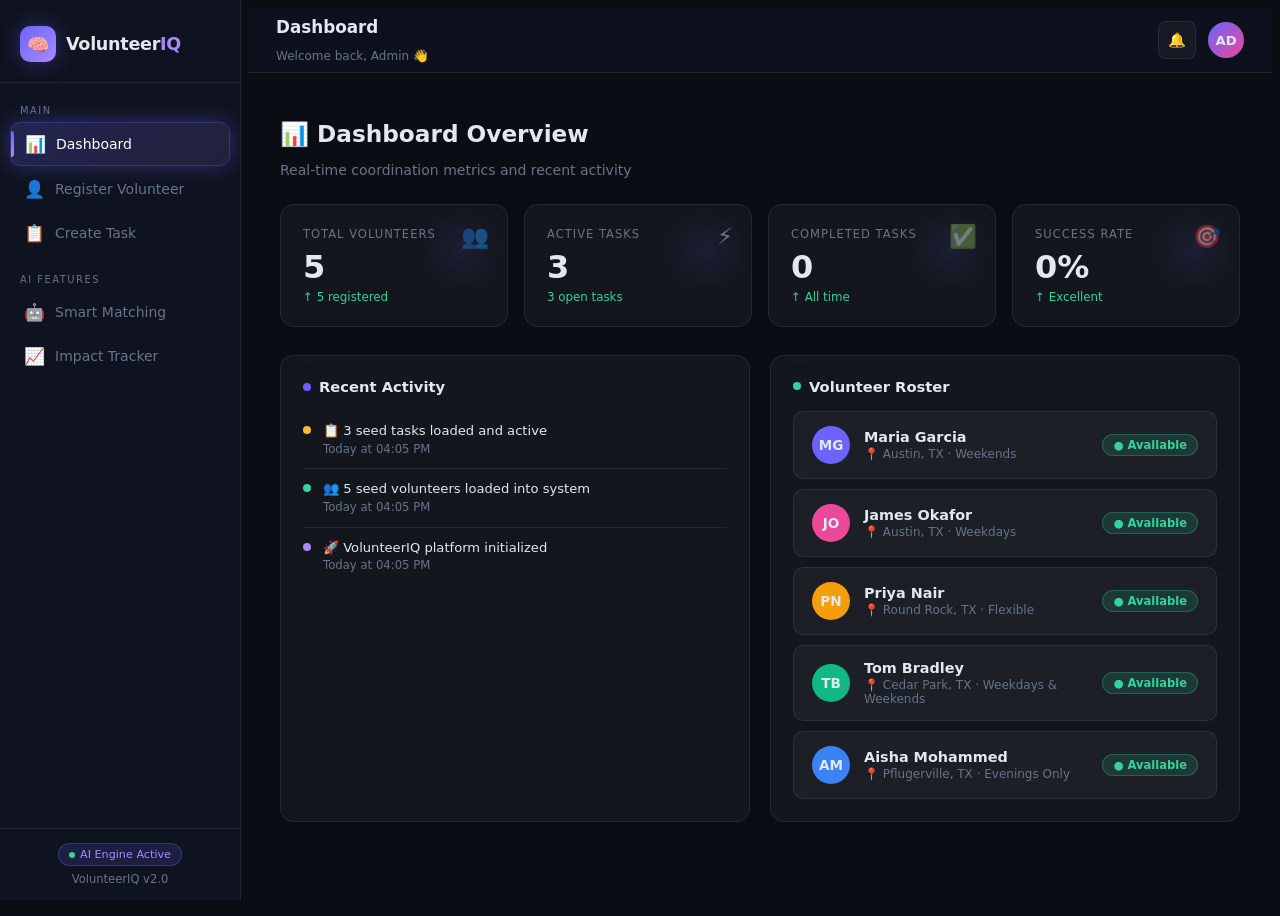
<file: index.html>
<!DOCTYPE html>
<html lang="en">
<head>
<meta charset="UTF-8"/>
<meta name="viewport" content="width=device-width,initial-scale=1.0"/>
<title>VolunteerIQ — AI Volunteer Coordination</title>

</head>
<body>
  <link rel="stylesheet" href="design.css">

<!-- SIDEBAR -->
<nav id="sidebar">
  <div class="sidebar-logo">
    <div class="logo-icon">🧠</div>
    <div class="logo-text">Volunteer<span>IQ</span></div>
  </div>
  <div class="sidebar-nav">
    <div class="nav-section-label">Main</div>
    <div class="nav-item active" data-section="dashboard">
      <span class="nav-icon">📊</span> Dashboard
    </div>
    <div class="nav-item" data-section="register">
      <span class="nav-icon">👤</span> Register Volunteer
    </div>
    <div class="nav-item" data-section="tasks">
      <span class="nav-icon">📋</span> Create Task
    </div>
    <div class="nav-section-label" style="margin-top:12px">AI Features</div>
    <div class="nav-item" data-section="matching">
      <span class="nav-icon">🤖</span> Smart Matching
    </div>
    <div class="nav-item" data-section="impact">
      <span class="nav-icon">📈</span> Impact Tracker
    </div>
  </div>
  <div class="sidebar-footer">
    <div class="ai-badge"><span class="pulse"></span> AI Engine Active</div>
    <div class="footer-txt">VolunteerIQ v2.0</div>
  </div>
</nav>

<!-- OVERLAY (mobile) -->
<div id="overlay"></div>

<!-- MAIN -->
<div id="main">
  <!-- TOPBAR -->
  <div class="topbar">
    <div style="display:flex;align-items:center;gap:14px">
      <button class="hamburger" id="hamburger" aria-label="Menu">
        <span></span><span></span><span></span>
      </button>
      <div class="topbar-left">
        <h1 id="topbar-title">Dashboard</h1>
        <p id="topbar-sub">Welcome back, Admin 👋</p>
      </div>
    </div>
    <div class="topbar-right">
      <div class="notif-btn" title="Notifications">🔔</div>
      <div class="avatar" title="Admin">AD</div>
    </div>
  </div>

  <!-- CONTENT -->
  <div class="content-area">

    <!-- ======== DASHBOARD ======== -->
    <div class="section active" id="section-dashboard">
      <div class="section-header">
        <h2>📊 Dashboard Overview</h2>
        <p>Real-time coordination metrics and recent activity</p>
      </div>
      <div class="stats-grid">
        <div class="stat-card">
          <div class="stat-label">Total Volunteers</div>
          <div class="stat-value" id="stat-volunteers">0</div>
          <div class="stat-delta up" id="stat-vol-delta">↑ 0 this week</div>
          <div class="stat-icon">👥</div>
        </div>
        <div class="stat-card">
          <div class="stat-label">Active Tasks</div>
          <div class="stat-value" id="stat-active">0</div>
          <div class="stat-delta up" id="stat-active-delta">↑ 0 open</div>
          <div class="stat-icon">⚡</div>
        </div>
        <div class="stat-card">
          <div class="stat-label">Completed Tasks</div>
          <div class="stat-value" id="stat-completed">0</div>
          <div class="stat-delta up">↑ All time</div>
          <div class="stat-icon">✅</div>
        </div>
        <div class="stat-card">
          <div class="stat-label">Success Rate</div>
          <div class="stat-value" id="stat-rate">0%</div>
          <div class="stat-delta up" id="stat-rate-delta">↑ Excellent</div>
          <div class="stat-icon">🎯</div>
        </div>
      </div>

      <div class="grid-2">
        <div class="glass-card">
          <div class="card-title"><div class="dot"></div> Recent Activity</div>
          <div id="activity-log">
            <div class="empty-state"><div class="es-icon">📭</div><p>No activity yet. Add volunteers or tasks to get started.</p></div>
          </div>
        </div>
        <div class="glass-card">
          <div class="card-title"><div class="dot" style="background:var(--green)"></div> Volunteer Roster</div>
          <div id="vol-roster">
            <div class="empty-state"><div class="es-icon">👤</div><p>No volunteers registered yet.</p></div>
          </div>
        </div>
      </div>
    </div>

    <!-- ======== REGISTER VOLUNTEER ======== -->
    <div class="section" id="section-register">
      <div class="section-header">
        <h2>👤 Register Volunteer</h2>
        <p>Add a new volunteer to the coordination pool</p>
      </div>
      <div class="grid-2">
        <div class="glass-card">
          <div class="card-title"><div class="dot"></div> Volunteer Details</div>
          <form id="vol-form" autocomplete="off">
            <div class="form-row">
              <div class="form-group">
                <label for="vol-name">Full Name *</label>
                <input type="text" id="vol-name" placeholder="e.g. Sarah Johnson" required/>
              </div>
              <div class="form-group">
                <label for="vol-location">Location *</label>
                <input type="text" id="vol-location" placeholder="e.g. Austin, TX" required/>
              </div>
            </div>
            <div class="form-group">
              <label for="vol-skills">Skills (comma-separated) *</label>
              <input type="text" id="vol-skills" placeholder="e.g. First Aid, Cooking, Driving" required/>
            </div>
            <div class="form-row">
              <div class="form-group">
                <label for="vol-availability">Availability *</label>
                <select id="vol-availability" required>
                  <option value="">Select...</option>
                  <option>Weekdays</option>
                  <option>Weekends</option>
                  <option>Weekdays & Weekends</option>
                  <option>Evenings Only</option>
                  <option>Flexible</option>
                </select>
              </div>
              <div class="form-group">
                <label for="vol-hours">Hours/Week</label>
                <input type="number" id="vol-hours" placeholder="e.g. 10" min="1" max="60"/>
              </div>
            </div>
            <div class="form-group">
              <label for="vol-bio">Short Bio (optional)</label>
              <textarea id="vol-bio" placeholder="Brief background or motivation..."></textarea>
            </div>
            <button type="submit" class="btn btn-primary">✨ Register Volunteer</button>
          </form>
        </div>
        <div class="glass-card">
          <div class="card-title"><div class="dot" style="background:var(--cyan)"></div> Registered Volunteers <span id="vol-count-badge" class="chip ml-auto">0 total</span></div>
          <div id="registered-vol-list">
            <div class="empty-state"><div class="es-icon">📝</div><p>Registered volunteers will appear here.</p></div>
          </div>
        </div>
      </div>
    </div>

    <!-- ======== CREATE TASK ======== -->
    <div class="section" id="section-tasks">
      <div class="section-header">
        <h2>📋 Create Task</h2>
        <p>Define volunteer tasks and required skills</p>
      </div>
      <div class="grid-2">
        <div class="glass-card">
          <div class="card-title"><div class="dot"></div> Task Details</div>
          <form id="task-form" autocomplete="off">
            <div class="form-group">
              <label for="task-name">Task Name *</label>
              <input type="text" id="task-name" placeholder="e.g. Food Bank Distribution" required/>
            </div>
            <div class="form-group">
              <label for="task-skills">Required Skills (comma-separated) *</label>
              <input type="text" id="task-skills" placeholder="e.g. Cooking, Driving, First Aid" required/>
            </div>
            <div class="form-row">
              <div class="form-group">
                <label for="task-urgency">Urgency *</label>
                <select id="task-urgency" required>
                  <option value="">Select...</option>
                  <option value="high">🔴 High</option>
                  <option value="medium">🟡 Medium</option>
                  <option value="low">🟢 Low</option>
                </select>
              </div>
              <div class="form-group">
                <label for="task-volunteers">Volunteers Needed</label>
                <input type="number" id="task-volunteers" placeholder="e.g. 5" min="1"/>
              </div>
            </div>
            <div class="form-row">
              <div class="form-group">
                <label for="task-location">Location *</label>
                <input type="text" id="task-location" placeholder="e.g. Downtown, Austin" required/>
              </div>
              <div class="form-group">
                <label for="task-date">Date</label>
                <input type="date" id="task-date"/>
              </div>
            </div>
            <div class="form-group">
              <label for="task-desc">Description (optional)</label>
              <textarea id="task-desc" placeholder="Describe the task in detail..."></textarea>
            </div>
            <button type="submit" class="btn btn-primary">📋 Create Task</button>
          </form>
        </div>
        <div class="glass-card">
          <div class="card-title"><div class="dot" style="background:var(--yellow)"></div> Task Board <span id="task-count-badge" class="chip">0 total</span></div>
          <div id="task-board">
            <div class="empty-state"><div class="es-icon">📋</div><p>Created tasks will appear here.</p></div>
          </div>
        </div>
      </div>
    </div>

    <!-- ======== SMART MATCHING ======== -->
    <div class="section" id="section-matching">
      <div class="section-header">
        <h2>🤖 Smart Matching</h2>
        <p>AI-powered volunteer-to-task matching engine</p>
        <div class="badge-ai">✦ Powered by VolunteerIQ AI Engine v2.0</div>
      </div>

      <!-- Step 1: Select task -->
      <div class="glass-card mb-16" style="margin-bottom:20px">
        <div class="card-title"><div class="dot"></div> Step 1 — Select a Task to Match</div>
        <div id="matching-tasks-grid" class="tasks-grid">
          <div class="empty-state"><div class="es-icon">📋</div><p>No tasks created yet. Go to "Create Task" first.</p></div>
        </div>
        <div style="margin-top:16px">
          <button class="btn btn-primary" id="run-match-btn" disabled>🧠 Run AI Matching</button>
          <span id="match-selected-hint" style="font-size:.8rem;color:var(--muted);margin-left:14px">Select a task above to enable matching</span>
        </div>
      </div>

      <!-- AI Loader -->
      <div id="ai-loader">
        <div class="ai-ring"></div>
        <div class="ai-loader-steps">
          <div class="ai-step" id="step1">🔍 Scanning volunteer profiles...</div>
          <div class="ai-step" id="step2">🧬 Analyzing skill compatibility...</div>
          <div class="ai-step" id="step3">📍 Calculating proximity scores...</div>
          <div class="ai-step" id="step4">🎯 Ranking matches by fit score...</div>
          <div class="ai-step" id="step5">✅ Results ready!</div>
        </div>
      </div>

      <!-- Match Results -->
      <div id="match-results">
        <div class="flex-between" style="margin-bottom:4px">
          <div class="card-title" style="margin:0"><div class="dot" style="background:var(--green)"></div> AI Match Results</div>
          <span id="match-count-chip" class="chip"></span>
        </div>
        <p style="font-size:.8rem;color:var(--muted);margin-bottom:4px" id="match-task-label"></p>
        <div class="match-grid" id="match-cards-container"></div>
      </div>
    </div>

    <!-- ======== IMPACT TRACKER ======== -->
    <div class="section" id="section-impact">
      <div class="section-header">
        <h2>📈 Impact Tracker</h2>
        <p>Visualize your volunteer program's real-world impact</p>
      </div>
      <div class="impact-stats">
        <div class="impact-stat">
          <div class="impact-stat-val text-accent" id="imp-tasks">0</div>
          <div class="impact-stat-lbl">Tasks Completed</div>
        </div>
        <div class="impact-stat">
          <div class="impact-stat-val" style="color:var(--green)" id="imp-hours">0</div>
          <div class="impact-stat-lbl">Volunteer Hours</div>
        </div>
        <div class="impact-stat">
          <div class="impact-stat-val" style="color:var(--yellow)" id="imp-vols">0</div>
          <div class="impact-stat-lbl">Volunteers Active</div>
        </div>
        <div class="impact-stat">
          <div class="impact-stat-val" style="color:var(--cyan)" id="imp-rate">0%</div>
          <div class="impact-stat-lbl">Engagement Rate</div>
        </div>
      </div>

      <div class="grid-2">
        <div class="bar-chart-container">
          <div class="card-title"><div class="dot"></div> Monthly Activity (CSS Bar Chart)</div>
          <div class="bar-chart-wrap">
            <div class="bar-chart" id="bar-chart"></div>
          </div>
        </div>
        <div class="glass-card" style="display:flex;flex-direction:column;align-items:center;justify-content:center">
          <div class="card-title" style="align-self:flex-start"><div class="dot" style="background:var(--cyan)"></div> Engagement Rate</div>
          <div class="engagement-ring-wrap">
            <svg class="ring-svg" width="110" height="110" viewBox="0 0 110 110">
              <defs>
                <linearGradient id="ringGrad" x1="0%" y1="0%" x2="100%" y2="0%">
                  <stop offset="0%" stop-color="#6c63ff"/>
                  <stop offset="100%" stop-color="#a78bfa"/>
                </linearGradient>
              </defs>
              <circle class="ring-bg" cx="55" cy="55" r="50"/>
              <circle class="ring-fill" id="ring-fill" cx="55" cy="55" r="50"/>
            </svg>
            <div class="ring-label">
              <div class="ring-pct" id="ring-pct">0%</div>
              <div class="ring-sublabel">Volunteer Engagement</div>
            </div>
          </div>
        </div>
      </div>

      <div class="glass-card mt-16" style="margin-top:20px">
        <div class="card-title"><div class="dot" style="background:var(--yellow)"></div> Assignments Log</div>
        <div id="assignments-log">
          <div class="empty-state"><div class="es-icon">🎯</div><p>Assigned tasks will appear here once you use Smart Matching.</p></div>
        </div>
      </div>
    </div>

  </div><!-- end content-area -->
</div><!-- end main -->

<!-- TOAST -->
<div class="toast" id="toast">
  <span class="toast-icon" id="toast-icon">✅</span>
  <span id="toast-msg">Done!</span>
</div>

<script>

let volunteers = [
  { id: 1, name: 'Maria Garcia',    skills: ['First Aid','Cooking','Spanish'],      availability: 'Weekends',           location: 'Austin, TX',      hours: 8,  status: 'available', assignedTask: null },
  { id: 2, name: 'James Okafor',    skills: ['Driving','Heavy Lifting','Teaching'], availability: 'Weekdays',           location: 'Austin, TX',      hours: 12, status: 'available', assignedTask: null },
  { id: 3, name: 'Priya Nair',      skills: ['Coding','Data Entry','Teaching'],     availability: 'Flexible',           location: 'Round Rock, TX',  hours: 10, status: 'available', assignedTask: null },
  { id: 4, name: 'Tom Bradley',     skills: ['Construction','Driving','First Aid'], availability: 'Weekdays & Weekends',location: 'Cedar Park, TX',  hours: 15, status: 'available', assignedTask: null },
  { id: 5, name: 'Aisha Mohammed',  skills: ['Cooking','Childcare','Spanish'],      availability: 'Evenings Only',      location: 'Pflugerville, TX',hours: 6,  status: 'available', assignedTask: null },
];

let tasks = [
  { id: 1, name: 'Food Bank Distribution',   skills: ['Cooking','Driving'],        urgency: 'high',   location: 'Downtown Austin',  date: '2025-07-20', volunteersNeeded: 4, description: 'Help sort and distribute food packages.', status: 'active',    assignedTo: [] },
  { id: 2, name: 'Youth Tech Workshop',       skills: ['Coding','Teaching'],        urgency: 'medium', location: 'Round Rock Library',date: '2025-07-25', volunteersNeeded: 2, description: 'Teach basic coding to teens.',           status: 'active',    assignedTo: [] },
  { id: 3, name: 'Flood Relief Construction', skills: ['Construction','First Aid'], urgency: 'high',   location: 'Cedar Park, TX',   date: '2025-07-18', volunteersNeeded: 6, description: 'Rebuild damaged homes after flooding.',  status: 'active',    assignedTo: [] },
];

let activityLog   = [];
let assignments   = [];
let selectedTaskId= null;
let nextVolId     = 6;
let nextTaskId    = 4;

const AVATARS_COLORS = ['#6c63ff','#ec4899','#f59e0b','#10b981','#3b82f6','#8b5cf6','#ef4444','#06b6d4'];

/* ===== NAVIGATION ===== */
const navItems   = document.querySelectorAll('.nav-item');
const sections   = document.querySelectorAll('.section');
const topbarTitle= document.getElementById('topbar-title');
const topbarSub  = document.getElementById('topbar-sub');
const titleMap   = {
  dashboard:'Dashboard', register:'Register Volunteer',
  tasks:'Create Task', matching:'Smart Matching', impact:'Impact Tracker'
};
const subMap = {
  dashboard:'Overview of your program',
  register:'Add new volunteers to the pool',
  tasks:'Define new volunteer tasks',
  matching:'AI-powered volunteer matching',
  impact:'Track real-world outcomes'
};

function navigate(sectionId) {
  navItems.forEach(n => n.classList.toggle('active', n.dataset.section === sectionId));
  sections.forEach(s => s.classList.toggle('active', s.id === 'section-'+sectionId));
  topbarTitle.textContent = titleMap[sectionId] || '';
  topbarSub.textContent   = subMap[sectionId]   || '';
  if (sectionId === 'matching') renderMatchingTasks();
  if (sectionId === 'impact')   renderImpact();
  if (sectionId === 'dashboard') updateDashboard();
  closeSidebar();
}

navItems.forEach(item => item.addEventListener('click', () => navigate(item.dataset.section)));

/* ===== HAMBURGER ===== */
const hamburger = document.getElementById('hamburger');
const sidebar   = document.getElementById('sidebar');
const overlay   = document.getElementById('overlay');

function closeSidebar() {
  sidebar.classList.remove('open');
  overlay.classList.remove('show');
}
hamburger.addEventListener('click', () => {
  sidebar.classList.toggle('open');
  overlay.classList.toggle('show');
});
overlay.addEventListener('click', closeSidebar);

/* ===== TOAST ===== */
let toastTimer;
function showToast(msg, type = 'success') {
  const t    = document.getElementById('toast');
  const icon = document.getElementById('toast-icon');
  const txt  = document.getElementById('toast-msg');
  t.className = 'toast ' + type;
  icon.textContent = type === 'success' ? '✅' : '❌';
  txt.textContent  = msg;
  t.classList.add('show');
  clearTimeout(toastTimer);
  toastTimer = setTimeout(() => t.classList.remove('show'), 3500);
}

/* ===== ACTIVITY LOG ===== */
function addActivity(text, color = 'var(--accent)') {
  const now  = new Date();
  const time = now.toLocaleTimeString([], {hour:'2-digit', minute:'2-digit'});
  activityLog.unshift({ text, color, time });
  if (activityLog.length > 20) activityLog.pop();
  renderActivityLog();
}

function renderActivityLog() {
  const el = document.getElementById('activity-log');
  if (!activityLog.length) {
    el.innerHTML = '<div class="empty-state"><div class="es-icon">📭</div><p>No activity yet.</p></div>';
    return;
  }
  el.innerHTML = activityLog.slice(0, 8).map(a => `
    <div class="activity-item">
      <div class="act-dot" style="background:${a.color}"></div>
      <div class="act-text">${a.text}<span class="act-time">Today at ${a.time}</span></div>
    </div>`).join('');
}

/* ===== VOLUNTEER ROSTER (dashboard) ===== */
function renderRoster() {
  const el = document.getElementById('vol-roster');
  if (!volunteers.length) {
    el.innerHTML = '<div class="empty-state"><div class="es-icon">👤</div><p>No volunteers registered yet.</p></div>';
    return;
  }
  el.innerHTML = '<div class="vol-list">' +
    volunteers.slice(0, 5).map((v, i) => {
      const initials = v.name.split(' ').map(w => w[0]).join('').slice(0, 2).toUpperCase();
      const statusClass = v.status === 'available' ? 'status-available' : 'status-busy';
      const statusLabel = v.status === 'available' ? '● Available' : '● Assigned';
      return `<div class="vol-item">
        <div class="vol-avatar" style="background:${AVATARS_COLORS[i % AVATARS_COLORS.length]}">${initials}</div>
        <div class="vol-info">
          <div class="vol-name">${v.name}</div>
          <div class="vol-meta">📍 ${v.location} · ${v.availability}</div>
        </div>
        <div class="vol-status ${statusClass}">${statusLabel}</div>
      </div>`;
    }).join('') + '</div>';
}

/* ===== DASHBOARD STATS ===== */
function updateDashboard() {
  const total     = volunteers.length;
  const activeTsk = tasks.filter(t => t.status === 'active').length;
  const doneTsk   = tasks.filter(t => t.status === 'completed').length + assignments.length;
  const rate      = total > 0 ? Math.min(100, Math.round((assignments.length / Math.max(1, tasks.length)) * 100)) : 0;

  animateCounter('stat-volunteers', total);
  animateCounter('stat-active',     activeTsk);
  animateCounter('stat-completed',  doneTsk);
  document.getElementById('stat-rate').textContent     = rate + '%';
  document.getElementById('stat-vol-delta').textContent = `↑ ${total} registered`;
  document.getElementById('stat-active-delta').textContent = `${activeTsk} open task${activeTsk !== 1 ? 's' : ''}`;
  renderActivityLog();
  renderRoster();
}

function animateCounter(id, target) {
  const el   = document.getElementById(id);
  const start = parseInt(el.textContent) || 0;
  const diff  = target - start;
  if (diff === 0) return;
  let step = 0;
  const steps = 20;
  const timer = setInterval(() => {
    step++;
    el.textContent = Math.round(start + diff * (step / steps));
    if (step >= steps) { el.textContent = target; clearInterval(timer); }
  }, 30);
}

/* ===== VOLUNTEER FORM ===== */
document.getElementById('vol-form').addEventListener('submit', function(e) {
  e.preventDefault();
  const name   = document.getElementById('vol-name').value.trim();
  const skills = document.getElementById('vol-skills').value.split(',').map(s => s.trim()).filter(Boolean);
  const avail  = document.getElementById('vol-availability').value;
  const loc    = document.getElementById('vol-location').value.trim();
  const hours  = parseInt(document.getElementById('vol-hours').value) || 5;

  if (!name || !skills.length || !avail || !loc) {
    showToast('Please fill all required fields.', 'error'); return;
  }

  const vol = { id: nextVolId++, name, skills, availability: avail, location: loc, hours, status: 'available', assignedTask: null };
  volunteers.push(vol);

  addActivity(`👤 New volunteer <strong>${name}</strong> registered`, 'var(--green)');
  showToast(`${name} registered successfully!`);
  this.reset();
  renderRegisteredVolList();
  updateDashboard();
});

function renderRegisteredVolList() {
  const el    = document.getElementById('registered-vol-list');
  const badge = document.getElementById('vol-count-badge');
  badge.textContent = volunteers.length + ' total';
  if (!volunteers.length) {
    el.innerHTML = '<div class="empty-state"><div class="es-icon">📝</div><p>No volunteers yet.</p></div>'; return;
  }
  el.innerHTML = '<div class="vol-list">' +
    volunteers.map((v, i) => {
      const initials = v.name.split(' ').map(w => w[0]).join('').slice(0,2).toUpperCase();
      const sc = v.status === 'available' ? 'status-available' : 'status-busy';
      return `<div class="vol-item">
        <div class="vol-avatar" style="background:${AVATARS_COLORS[i % AVATARS_COLORS.length]}">${initials}</div>
        <div class="vol-info">
          <div class="vol-name">${v.name}</div>
          <div class="vol-meta">🔧 ${v.skills.slice(0,3).join(', ')} · 📍 ${v.location}</div>
        </div>
        <div class="vol-status ${sc}">${v.status === 'available' ? '● Active' : '● Assigned'}</div>
      </div>`;
    }).join('') + '</div>';
}

/* ===== TASK FORM ===== */
document.getElementById('task-form').addEventListener('submit', function(e) {
  e.preventDefault();
  const name   = document.getElementById('task-name').value.trim();
  const skills = document.getElementById('task-skills').value.split(',').map(s => s.trim()).filter(Boolean);
  const urgency= document.getElementById('task-urgency').value;
  const loc    = document.getElementById('task-location').value.trim();
  const date   = document.getElementById('task-date').value;
  const vols   = parseInt(document.getElementById('task-volunteers').value) || 1;
  const desc   = document.getElementById('task-desc').value.trim();

  if (!name || !skills.length || !urgency || !loc) {
    showToast('Please fill all required fields.', 'error'); return;
  }

  const task = { id: nextTaskId++, name, skills, urgency, location: loc, date, volunteersNeeded: vols, description: desc, status: 'active', assignedTo: [] };
  tasks.push(task);

  addActivity(`📋 Task <strong>${name}</strong> created (${urgency} urgency)`, 'var(--yellow)');
  showToast(`Task "${name}" created!`);
  this.reset();
  renderTaskBoard();
  updateDashboard();
});

function renderTaskBoard() {
  const el    = document.getElementById('task-board');
  const badge = document.getElementById('task-count-badge');
  badge.textContent = tasks.length + ' total';
  if (!tasks.length) {
    el.innerHTML = '<div class="empty-state"><div class="es-icon">📋</div><p>No tasks yet.</p></div>'; return;
  }
  el.innerHTML = tasks.map(t => `
    <div class="task-card" style="margin-bottom:10px">
      <div class="flex-between">
        <div class="task-name">${t.name}</div>
        <div class="urgency-badge urgency-${t.urgency}">${t.urgency.toUpperCase()}</div>
      </div>
      <div class="task-skills">${t.skills.map(s => `<span class="skill-tag">${s}</span>`).join('')}</div>
      <div class="task-meta">📍 ${t.location} · 👥 ${t.volunteersNeeded} needed${t.date ? ' · 📅 ' + t.date : ''}</div>
    </div>`).join('');
}

/* ===== SMART MATCHING — TASK SELECTION ===== */
function renderMatchingTasks() {
  const el = document.getElementById('matching-tasks-grid');
  const btn = document.getElementById('run-match-btn');
  if (!tasks.length) {
    el.innerHTML = '<div class="empty-state"><div class="es-icon">📋</div><p>No tasks yet. Go to "Create Task" first.</p></div>';
    btn.disabled = true;
    return;
  }
  el.innerHTML = tasks.map(t => `
    <div class="task-card${selectedTaskId === t.id ? ' selected' : ''}" data-id="${t.id}" onclick="selectTask(${t.id})">
      <div class="flex-between">
        <div class="task-name">${t.name}</div>
        <div class="urgency-badge urgency-${t.urgency}">${t.urgency.toUpperCase()}</div>
      </div>
      <div class="task-skills">${t.skills.map(s => `<span class="skill-tag">${s}</span>`).join('')}</div>
      <div class="task-meta">📍 ${t.location} · 👥 ${t.volunteersNeeded} needed</div>
    </div>`).join('');
  btn.disabled = selectedTaskId === null;
}

function selectTask(id) {
  selectedTaskId = id;
  renderMatchingTasks();
  document.getElementById('match-results').classList.remove('show');
  document.getElementById('run-match-btn').disabled = false;
  document.getElementById('match-selected-hint').textContent = '✓ Task selected — click "Run AI Matching"';
  document.getElementById('match-selected-hint').style.color = 'var(--accent2)';
}

/* ===== SMART MATCHING — AI ENGINE ===== */
document.getElementById('run-match-btn').addEventListener('click', runAIMatching);

function runAIMatching() {
  if (selectedTaskId === null) return;
  if (!volunteers.length) {
    showToast('No volunteers registered yet!', 'error'); return;
  }

  // Reset UI
  document.getElementById('match-results').classList.remove('show');
  const loader = document.getElementById('ai-loader');
  loader.classList.add('show');
  document.getElementById('run-match-btn').disabled = true;

  const steps = ['step1','step2','step3','step4','step5'];
  steps.forEach(s => {
    const el = document.getElementById(s);
    el.className = 'ai-step';
  });

  // Animate steps sequentially
  let delay = 0;
  steps.forEach((sid, i) => {
    setTimeout(() => {
      if (i > 0) document.getElementById(steps[i-1]).classList.replace('visible','done');
      document.getElementById(sid).classList.add('visible');
    }, delay);
    delay += 340;
  });

  setTimeout(() => {
    loader.classList.remove('show');
    document.getElementById('run-match-btn').disabled = false;
    showMatchResults();
  }, delay + 300);
}

/* ===== COMPUTE MATCH SCORE ===== */
function computeMatch(volunteer, task) {
  const vSkills = volunteer.skills.map(s => s.toLowerCase());
  const tSkills = task.skills.map(s => s.toLowerCase());
  let matched = 0;
  tSkills.forEach(ts => {
    if (vSkills.some(vs => vs.includes(ts) || ts.includes(vs))) matched++;
  });
  const skillScore = tSkills.length > 0 ? (matched / tSkills.length) * 70 : 0;
  // Location bonus
  const volCity  = volunteer.location.split(',')[0].toLowerCase();
  const taskCity = task.location.toLowerCase();
  const locScore = (taskCity.includes(volCity) || volCity.includes(taskCity.split(',')[0].toLowerCase())) ? 20 : Math.random() * 12 + 3;
  // Availability bonus
  const availBonus = volunteer.availability === 'Flexible' || volunteer.availability === 'Weekdays & Weekends' ? 10 : 5;
  return Math.min(100, Math.round(skillScore + locScore + availBonus));
}

/* ===== SHOW MATCH RESULTS ===== */
function showMatchResults() {
  const task   = tasks.find(t => t.id === selectedTaskId);
  if (!task) return;

  const scored = volunteers.map(v => ({
    ...v,
    matchPct: computeMatch(v, task),
    distance: (Math.random() * 18 + 0.5).toFixed(1) + ' mi'
  })).sort((a, b) => b.matchPct - a.matchPct);

  const container = document.getElementById('match-cards-container');
  container.innerHTML = scored.map((v, i) => {
    const initials = v.name.split(' ').map(w => w[0]).join('').slice(0,2).toUpperCase();
    const alreadyAssigned = task.assignedTo.includes(v.id);
    const pctColor = v.matchPct >= 75 ? 'var(--green)' : v.matchPct >= 50 ? 'var(--yellow)' : 'var(--red)';
    return `
    <div class="match-card" id="match-card-${v.id}">
      <div class="match-card-top"></div>
      <div class="match-header">
        <div style="display:flex;align-items:center;gap:10px">
          <div class="vol-avatar" style="background:${AVATARS_COLORS[i % AVATARS_COLORS.length]};width:40px;height:40px;border-radius:50%;display:flex;align-items:center;justify-content:center;font-weight:700;font-size:.85rem;flex-shrink:0">${initials}</div>
          <div>
            <div class="match-name">${v.name}</div>
            <div style="font-size:.73rem;color:var(--muted)">📍 ${v.location}</div>
          </div>
        </div>
        <div style="text-align:right">
          <div class="match-pct" style="color:${pctColor}">${v.matchPct}%</div>
          <div class="match-pct-label">Match</div>
        </div>
      </div>
      <div class="progress-bar-wrap">
        <div class="progress-bar-fill" id="pb-${v.id}" style="width:0%"></div>
      </div>
      <div class="task-skills">${v.skills.map(s => `<span class="skill-tag">${s}</span>`).join('')}</div>
      <div class="match-meta">
        <span>🕐 ${v.availability}</span>
        <span>📏 ${v.distance}</span>
        <span>⏱ ${v.hours}h/wk</span>
      </div>
      <div class="match-actions" id="actions-${v.id}">
        ${alreadyAssigned
          ? `<div class="assigned-badge">✅ Already Assigned</div>`
          : `<button class="btn btn-green" onclick="assignVolunteer(${v.id},${task.id})">🎯 Assign Task</button>
             <button class="btn btn-outline btn-sm" onclick="">View Profile</button>`}
      </div>
    </div>`;
  }).join('');

  document.getElementById('match-task-label').textContent = `Matching volunteers for: "${task.name}" — ${scored.length} candidates analyzed`;
  document.getElementById('match-count-chip').textContent = scored.length + ' candidates';
  document.getElementById('match-results').classList.add('show');

  // Animate progress bars after render
  setTimeout(() => {
    scored.forEach(v => {
      const pb = document.getElementById('pb-'+v.id);
      if (pb) pb.style.width = v.matchPct + '%';
    });
  }, 80);

  addActivity(`🤖 AI matched volunteers for <strong>${task.name}</strong>`, 'var(--cyan)');
}

/* ===== ASSIGN VOLUNTEER ===== */
function assignVolunteer(volId, taskId) {
  const vol  = volunteers.find(v => v.id === volId);
  const task = tasks.find(t => t.id === taskId);
  if (!vol || !task) return;

  vol.status      = 'busy';
  vol.assignedTask= taskId;
  task.assignedTo.push(volId);

  assignments.push({
    volunteerName: vol.name,
    taskName:      task.name,
    time:          new Date().toLocaleString(),
    hours:         vol.hours
  });

  const actionsEl = document.getElementById('actions-'+volId);
  if (actionsEl) {
    actionsEl.innerHTML = '<div class="assigned-badge">✅ Assigned Successfully!</div>';
  }

  addActivity(`🎯 <strong>${vol.name}</strong> assigned to <strong>${task.name}</strong>`, 'var(--green)');
  showToast(`${vol.name} assigned to "${task.name}"!`);
  updateDashboard();
}

/* ===== IMPACT TRACKER ===== */
function renderImpact() {
  const completedCount = assignments.length;
  const totalHours     = assignments.reduce((sum, a) => {
    const v = volunteers.find(v => v.name === a.volunteerName);
    return sum + (v ? v.hours : 5);
  }, 0);
  const activeVols  = volunteers.filter(v => v.status === 'busy').length;
  const engagementPct = volunteers.length > 0
    ? Math.min(100, Math.round((activeVols / volunteers.length) * 100 + (assignments.length > 0 ? 15 : 0)))
    : 0;

  document.getElementById('imp-tasks').textContent = completedCount;
  document.getElementById('imp-hours').textContent = totalHours;
  document.getElementById('imp-vols').textContent  = activeVols;
  document.getElementById('imp-rate').textContent  = engagementPct + '%';

  renderBarChart();
  animateRing(engagementPct);
  renderAssignmentsLog();
}

/* ===== CSS BAR CHART ===== */
function renderBarChart() {
  const months = ['Jan','Feb','Mar','Apr','May','Jun','Jul'];
  // Build realistic data based on current + seeded values
  const base   = [4, 7, 5, 9, 12, 8, assignments.length + 3];
  const maxVal = Math.max(...base, 1);
  const el     = document.getElementById('bar-chart');
  el.innerHTML = months.map((m, i) => {
    const pct = Math.round((base[i] / maxVal) * 100);
    return `
      <div class="bar-col">
        <div class="bar" data-val="${base[i]}" style="height:0%;background:${i === 6 ? 'linear-gradient(to top,#34d399,#22d3ee)' : 'linear-gradient(to top,var(--accent),var(--accent2))'}"></div>
        <div class="bar-label">${m}</div>
      </div>`;
  }).join('');
  // Animate heights
  setTimeout(() => {
    el.querySelectorAll('.bar').forEach((bar, i) => {
      bar.style.height = Math.round((base[i] / maxVal) * 130) + 'px';
    });
  }, 120);
}

/* ===== ENGAGEMENT RING ===== */
function animateRing(pct) {
  const circumference = 314; // 2 * π * 50
  const offset        = circumference - (pct / 100) * circumference;
  const ring          = document.getElementById('ring-fill');
  const label         = document.getElementById('ring-pct');
  ring.style.strokeDashoffset = offset;
  // Animate number
  let current = 0;
  const step  = pct / 40;
  const timer = setInterval(() => {
    current = Math.min(current + step, pct);
    label.textContent = Math.round(current) + '%';
    if (current >= pct) clearInterval(timer);
  }, 30);
}

/* ===== ASSIGNMENTS LOG ===== */
function renderAssignmentsLog() {
  const el = document.getElementById('assignments-log');
  if (!assignments.length) {
    el.innerHTML = '<div class="empty-state"><div class="es-icon">🎯</div><p>No assignments yet.</p></div>';
    return;
  }
  el.innerHTML = `
    <table style="width:100%;border-collapse:collapse;font-size:.82rem">
      <thead>
        <tr style="color:var(--muted);border-bottom:1px solid var(--border)">
          <th style="text-align:left;padding:8px 0;font-weight:500">Volunteer</th>
          <th style="text-align:left;padding:8px 0;font-weight:500">Task</th>
          <th style="text-align:left;padding:8px 0;font-weight:500">Hours</th>
          <th style="text-align:left;padding:8px 0;font-weight:500">Time</th>
        </tr>
      </thead>
      <tbody>
        ${assignments.map(a => `
          <tr style="border-bottom:1px solid var(--border)">
            <td style="padding:10px 0;font-weight:500">${a.volunteerName}</td>
            <td style="padding:10px 0;color:var(--accent2)">${a.taskName}</td>
            <td style="padding:10px 0;color:var(--green)">${a.hours}h</td>
            <td style="padding:10px 0;color:var(--muted)">${a.time}</td>
          </tr>`).join('')}
      </tbody>
    </table>`;
}

/* ===== INIT ===== */
function init() {
  addActivity('🚀 VolunteerIQ platform initialized', 'var(--accent2)');
  addActivity('👥 5 seed volunteers loaded into system', 'var(--green)');
  addActivity('📋 3 seed tasks loaded and active', 'var(--yellow)');
  updateDashboard();
  renderRegisteredVolList();
  renderTaskBoard();
  // Set today as default date on task form
  const today = new Date().toISOString().split('T')[0];
  document.getElementById('task-date').value = today;
}

init();
</script>
</body>
</html>
</file>
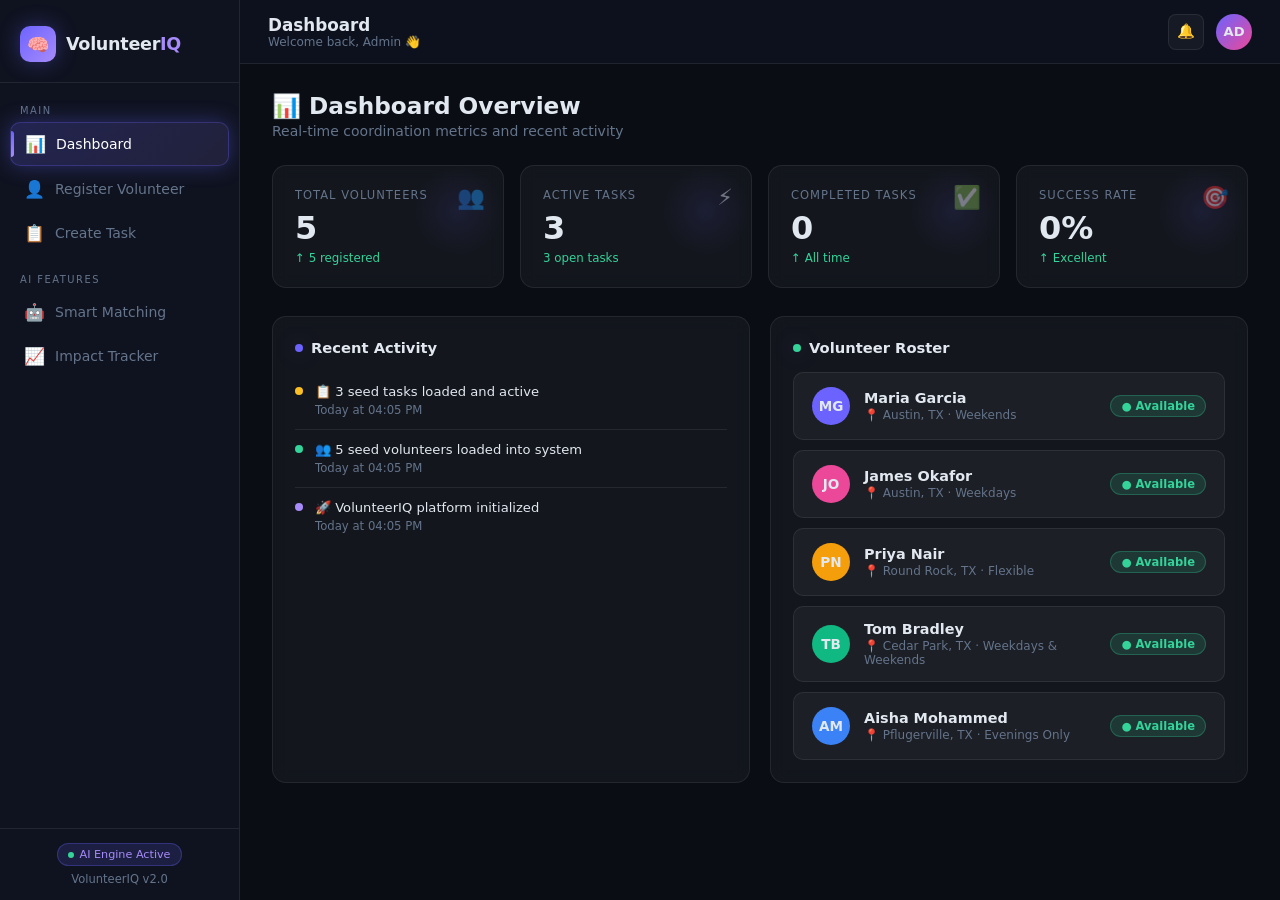
<file: byte.html>
<!DOCTYPE html>
<html lang="en">
<head>
<meta charset="UTF-8"/>
<meta name="viewport" content="width=device-width,initial-scale=1.0"/>
<title>VolunteerIQ — AI Volunteer Coordination</title>
<style>
/* ===== RESET ===== */
*,*::before,*::after{box-sizing:border-box;margin:0;padding:0}
:root{
  --bg:#0a0d14;--bg2:#0f1320;--bg3:#141928;
  --card:rgba(255,255,255,0.04);--border:rgba(255,255,255,0.08);
  --accent:#6c63ff;--accent2:#a78bfa;
  --green:#34d399;--red:#f87171;--yellow:#fbbf24;--cyan:#22d3ee;
  --text:#e2e8f0;--muted:#64748b;
  --sidebar-w:240px;--radius:14px;
  --glow:0 0 20px rgba(108,99,255,0.35);
}
html{scroll-behavior:smooth}
body{font-family:'Segoe UI',system-ui,-apple-system,sans-serif;background:var(--bg);color:var(--text);min-height:100vh;display:flex;overflow-x:hidden}
::-webkit-scrollbar{width:5px}
::-webkit-scrollbar-track{background:var(--bg2)}
::-webkit-scrollbar-thumb{background:var(--accent);border-radius:99px}

/* ===== SIDEBAR ===== */
#sidebar{width:var(--sidebar-w);min-height:100vh;background:var(--bg2);border-right:1px solid var(--border);display:flex;flex-direction:column;position:fixed;top:0;left:0;z-index:100;transition:transform .3s ease}
.sidebar-logo{padding:26px 20px 20px;display:flex;align-items:center;gap:10px;border-bottom:1px solid var(--border)}
.logo-icon{width:36px;height:36px;background:linear-gradient(135deg,var(--accent),var(--accent2));border-radius:10px;display:flex;align-items:center;justify-content:center;font-size:18px;box-shadow:var(--glow)}
.logo-text{font-weight:700;font-size:1.1rem;letter-spacing:-.3px}
.logo-text span{color:var(--accent2)}
.sidebar-nav{padding:14px 10px;flex:1;overflow-y:auto}
.nav-section-label{font-size:.62rem;text-transform:uppercase;letter-spacing:1.5px;color:var(--muted);padding:8px 10px 6px}
.nav-item{display:flex;align-items:center;gap:11px;padding:11px 14px;border-radius:10px;cursor:pointer;color:var(--muted);font-size:.875rem;font-weight:500;transition:all .2s ease;margin-bottom:2px;position:relative;user-select:none}
.nav-item:hover{background:rgba(108,99,255,0.1);color:var(--text)}
.nav-item.active{background:linear-gradient(135deg,rgba(108,99,255,.22),rgba(167,139,250,.12));color:#fff;box-shadow:var(--glow);border:1px solid rgba(108,99,255,.28)}
.nav-item.active::before{content:'';position:absolute;left:0;top:20%;height:60%;width:3px;background:linear-gradient(var(--accent),var(--accent2));border-radius:0 3px 3px 0}
.nav-icon{font-size:1.05rem;width:20px;text-align:center}
.sidebar-footer{padding:14px 16px;border-top:1px solid var(--border);text-align:center}
.ai-badge{display:inline-flex;align-items:center;gap:5px;background:rgba(108,99,255,.15);border:1px solid rgba(108,99,255,.3);border-radius:99px;padding:4px 10px;font-size:.7rem;color:var(--accent2);margin-bottom:6px}
.pulse{display:inline-block;width:6px;height:6px;background:var(--green);border-radius:50%;animation:pulse 1.5s infinite}
@keyframes pulse{0%,100%{opacity:1;transform:scale(1)}50%{opacity:.4;transform:scale(.7)}}
.footer-txt{font-size:.72rem;color:var(--muted)}

/* ===== MAIN ===== */
#main{margin-left:var(--sidebar-w);flex:1;min-height:100vh;display:flex;flex-direction:column}
.topbar{background:rgba(15,19,32,.85);backdrop-filter:blur(12px);border-bottom:1px solid var(--border);padding:0 28px;height:64px;display:flex;align-items:center;justify-content:space-between;position:sticky;top:0;z-index:50}
.topbar-left h1{font-size:1.05rem;font-weight:600}
.topbar-left p{font-size:.75rem;color:var(--muted)}
.topbar-right{display:flex;align-items:center;gap:12px}
.notif-btn{background:var(--card);border:1px solid var(--border);border-radius:8px;width:36px;height:36px;display:flex;align-items:center;justify-content:center;cursor:pointer;font-size:.9rem;transition:background .2s}
.notif-btn:hover{background:rgba(108,99,255,.15)}
.avatar{width:36px;height:36px;background:linear-gradient(135deg,var(--accent),#ec4899);border-radius:50%;display:flex;align-items:center;justify-content:center;font-weight:700;font-size:.82rem;cursor:pointer}
.hamburger{display:none;flex-direction:column;gap:5px;cursor:pointer;padding:4px;background:none;border:none}
.hamburger span{display:block;width:22px;height:2px;background:var(--text);border-radius:2px;transition:.3s}

/* ===== CONTENT ===== */
.content-area{padding:28px 32px;flex:1}
.section{display:none;animation:fadeIn .35s ease}
.section.active{display:block}
@keyframes fadeIn{from{opacity:0;transform:translateY(10px)}to{opacity:1;transform:translateY(0)}}

/* ===== SECTION HEADER ===== */
.section-header{margin-bottom:26px}
.section-header h2{font-size:1.45rem;font-weight:700;margin-bottom:3px}
.section-header p{color:var(--muted);font-size:.875rem}
.badge-ai{display:inline-flex;align-items:center;gap:6px;background:linear-gradient(135deg,rgba(108,99,255,.18),rgba(167,139,250,.1));border:1px solid rgba(108,99,255,.3);border-radius:99px;padding:3px 12px;font-size:.7rem;color:var(--accent2);margin-top:8px}

/* ===== STAT CARDS ===== */
.stats-grid{display:grid;grid-template-columns:repeat(auto-fit,minmax(190px,1fr));gap:16px;margin-bottom:28px}
.stat-card{background:var(--card);border:1px solid var(--border);border-radius:var(--radius);padding:22px;backdrop-filter:blur(8px);transition:transform .2s,box-shadow .2s;position:relative;overflow:hidden}
.stat-card::after{content:'';position:absolute;top:0;right:0;width:90px;height:90px;background:radial-gradient(circle,rgba(108,99,255,.1),transparent 70%);pointer-events:none}
.stat-card:hover{transform:translateY(-3px);box-shadow:0 8px 32px rgba(0,0,0,.4)}
.stat-label{font-size:.72rem;color:var(--muted);text-transform:uppercase;letter-spacing:1px;margin-bottom:10px}
.stat-value{font-size:2rem;font-weight:700;line-height:1}
.stat-delta{font-size:.74rem;margin-top:7px}
.stat-delta.up{color:var(--green)}
.stat-delta.down{color:var(--red)}
.stat-icon{position:absolute;top:18px;right:18px;font-size:1.4rem;opacity:.45}

/* ===== 2-COL GRID ===== */
.grid-2{display:grid;grid-template-columns:1fr 1fr;gap:20px}
@media(max-width:860px){.grid-2{grid-template-columns:1fr}}

/* ===== GLASS CARD ===== */
.glass-card{background:var(--card);border:1px solid var(--border);border-radius:var(--radius);padding:22px;backdrop-filter:blur(8px)}
.card-title{font-size:.92rem;font-weight:600;margin-bottom:16px;display:flex;align-items:center;gap:8px}
.card-title .dot{width:8px;height:8px;border-radius:50%;background:var(--accent);box-shadow:var(--glow);flex-shrink:0}

/* ===== ACTIVITY ===== */
.activity-item{display:flex;align-items:flex-start;gap:12px;padding:10px 0;border-bottom:1px solid var(--border);animation:slideIn .3s ease}
.activity-item:last-child{border-bottom:none}
@keyframes slideIn{from{opacity:0;transform:translateX(-8px)}to{opacity:1;transform:translateX(0)}}
.act-dot{width:8px;height:8px;border-radius:50%;margin-top:5px;flex-shrink:0}
.act-text{font-size:.82rem;line-height:1.5}
.act-time{color:var(--muted);font-size:.73rem;display:block}

/* ===== FORMS ===== */
.form-row{display:grid;grid-template-columns:1fr 1fr;gap:16px}
@media(max-width:600px){.form-row{grid-template-columns:1fr}}
.form-group{margin-bottom:18px}
label{display:block;font-size:.78rem;font-weight:500;color:var(--muted);margin-bottom:7px;text-transform:uppercase;letter-spacing:.8px}
input,select,textarea{width:100%;background:rgba(255,255,255,.05);border:1px solid var(--border);border-radius:10px;padding:12px 14px;color:var(--text);font-size:.875rem;font-family:inherit;outline:none;transition:border-color .2s,box-shadow .2s}
input:focus,select:focus,textarea:focus{border-color:var(--accent);box-shadow:0 0 0 3px rgba(108,99,255,.15)}
select option{background:var(--bg3)}
textarea{resize:vertical;min-height:76px}
input::placeholder,textarea::placeholder{color:var(--muted)}

/* ===== BUTTONS ===== */
.btn{display:inline-flex;align-items:center;gap:7px;padding:11px 22px;border-radius:10px;border:none;cursor:pointer;font-size:.875rem;font-weight:600;transition:all .2s ease;font-family:inherit}
.btn-primary{background:linear-gradient(135deg,var(--accent),var(--accent2));color:#fff;box-shadow:0 4px 15px rgba(108,99,255,.4)}
.btn-primary:hover{transform:translateY(-2px);box-shadow:0 8px 25px rgba(108,99,255,.55)}
.btn-primary:active{transform:translateY(0)}
.btn-outline{background:transparent;border:1px solid var(--border);color:var(--text)}
.btn-outline:hover{background:rgba(255,255,255,.06);border-color:var(--accent);color:var(--accent2)}
.btn-green{background:linear-gradient(135deg,#059669,#34d399);color:#fff;box-shadow:0 4px 14px rgba(52,211,153,.3);padding:8px 16px;font-size:.8rem}
.btn-green:hover{transform:translateY(-1px);box-shadow:0 6px 20px rgba(52,211,153,.4)}
.btn-green:disabled{opacity:.5;cursor:not-allowed;transform:none}

/* ===== TOAST ===== */
.toast{position:fixed;bottom:28px;right:28px;z-index:9999;border-radius:12px;padding:14px 20px;display:flex;align-items:center;gap:10px;font-size:.875rem;font-weight:500;box-shadow:0 10px 40px rgba(0,0,0,.5);transform:translateY(80px);opacity:0;transition:all .4s cubic-bezier(.34,1.56,.64,1);pointer-events:none;max-width:320px}
.toast.success{background:linear-gradient(135deg,#064e3b,#065f46);border:1px solid #34d399}
.toast.error{background:linear-gradient(135deg,#7f1d1d,#991b1b);border:1px solid var(--red)}
.toast.show{transform:translateY(0);opacity:1}
.toast-icon{font-size:1.1rem}

/* ===== SKILL TAGS ===== */
.skill-tag{background:rgba(108,99,255,.14);border:1px solid rgba(108,99,255,.24);border-radius:99px;padding:3px 10px;font-size:.7rem;color:var(--accent2)}
.task-skills{display:flex;flex-wrap:wrap;gap:5px;margin:9px 0}

/* ===== URGENCY BADGES ===== */
.urgency-badge{display:inline-block;border-radius:99px;padding:3px 10px;font-size:.7rem;font-weight:600}
.urgency-high{background:rgba(248,113,113,.14);color:var(--red);border:1px solid rgba(248,113,113,.28)}
.urgency-medium{background:rgba(251,191,36,.14);color:var(--yellow);border:1px solid rgba(251,191,36,.28)}
.urgency-low{background:rgba(52,211,153,.14);color:var(--green);border:1px solid rgba(52,211,153,.28)}

/* ===== TASK CARDS ===== */
.tasks-grid{display:grid;grid-template-columns:repeat(auto-fill,minmax(270px,1fr));gap:14px;margin-bottom:24px}
.task-card{background:var(--card);border:1px solid var(--border);border-radius:var(--radius);padding:18px;cursor:pointer;transition:all .2s ease;position:relative}
.task-card:hover{border-color:var(--accent);transform:translateY(-2px);box-shadow:0 8px 28px rgba(108,99,255,.18)}
.task-card.selected{border-color:var(--accent);background:rgba(108,99,255,.1);box-shadow:var(--glow)}
.task-card.selected::after{content:'✓ Selected';position:absolute;top:12px;right:12px;font-size:.68rem;color:var(--accent2);background:rgba(108,99,255,.2);border:1px solid rgba(108,99,255,.3);border-radius:99px;padding:2px 8px}
.task-name{font-weight:600;font-size:.92rem;margin-bottom:7px}
.task-meta{font-size:.76rem;color:var(--muted);margin-top:8px}

/* ===== AI LOADER ===== */
#ai-loader{display:none;flex-direction:column;align-items:center;justify-content:center;padding:60px 20px;gap:20px}
#ai-loader.show{display:flex}
.ai-ring{width:64px;height:64px;position:relative}
.ai-ring::before,.ai-ring::after{content:'';position:absolute;inset:0;border-radius:50%;border:3px solid transparent}
.ai-ring::before{border-top-color:var(--accent);border-right-color:var(--accent2);animation:spin 1s linear infinite}
.ai-ring::after{border-bottom-color:var(--cyan);border-left-color:var(--green);animation:spin .65s linear infinite reverse;inset:8px}
@keyframes spin{to{transform:rotate(360deg)}}
.ai-loader-steps{display:flex;flex-direction:column;gap:6px;align-items:center}
.ai-step{font-size:.8rem;color:var(--muted);opacity:0;transition:opacity .3s}
.ai-step.visible{opacity:1;color:var(--accent2)}
.ai-step.done{color:var(--green);opacity:.7}

/* ===== MATCH RESULTS ===== */
#match-results{display:none}
#match-results.show{display:block;animation:fadeIn .4s ease}
.match-grid{display:grid;grid-template-columns:repeat(auto-fill,minmax(275px,1fr));gap:16px;margin-top:18px}
.match-card{background:var(--card);border:1px solid var(--border);border-radius:var(--radius);padding:20px;transition:transform .2s;position:relative;overflow:hidden}
.match-card:hover{transform:translateY(-3px);box-shadow:0 10px 35px rgba(0,0,0,.4)}
.match-card-top{position:absolute;top:0;left:0;right:0;height:3px;background:linear-gradient(90deg,var(--accent),var(--accent2))}
.match-header{display:flex;justify-content:space-between;align-items:flex-start;margin-bottom:12px}
.match-name{font-weight:600;font-size:.95rem}
.match-pct{font-size:1.3rem;font-weight:700;color:var(--accent2)}
.match-pct-label{font-size:.65rem;color:var(--muted);text-align:right;line-height:1}
.progress-bar-wrap{background:rgba(255,255,255,.06);border-radius:99px;height:6px;overflow:hidden;margin:10px 0}
.progress-bar-fill{height:100%;border-radius:99px;background:linear-gradient(90deg,var(--accent),var(--accent2));width:0;transition:width 1s cubic-bezier(.4,0,.2,1)}
.match-meta{display:flex;gap:14px;margin:10px 0;font-size:.76rem;color:var(--muted)}
.match-meta span{display:flex;align-items:center;gap:4px}
.match-actions{display:flex;gap:8px;margin-top:14px}
.assigned-badge{display:inline-flex;align-items:center;gap:5px;background:rgba(52,211,153,.14);border:1px solid rgba(52,211,153,.3);border-radius:99px;padding:5px 12px;font-size:.78rem;color:var(--green);font-weight:600}

/* ===== IMPACT TRACKER ===== */
.impact-stats{display:grid;grid-template-columns:repeat(auto-fit,minmax(160px,1fr));gap:14px;margin-bottom:24px}
.impact-stat{background:var(--card);border:1px solid var(--border);border-radius:var(--radius);padding:18px;text-align:center}
.impact-stat-val{font-size:1.8rem;font-weight:700;margin-bottom:4px}
.impact-stat-lbl{font-size:.75rem;color:var(--muted);text-transform:uppercase;letter-spacing:.8px}
.bar-chart-wrap{margin-top:8px}
.bar-chart{display:flex;align-items:flex-end;gap:10px;height:160px;padding:0 4px}
.bar-col{display:flex;flex-direction:column;align-items:center;gap:6px;flex:1}
.bar{width:100%;border-radius:6px 6px 0 0;background:linear-gradient(to top,var(--accent),var(--accent2));min-height:4px;transition:height 1s cubic-bezier(.4,0,.2,1);position:relative}
.bar::after{content:attr(data-val);position:absolute;top:-20px;left:50%;transform:translateX(-50%);font-size:.68rem;color:var(--accent2);white-space:nowrap}
.bar-label{font-size:.65rem;color:var(--muted);text-align:center;line-height:1.3}
.bar-chart-container{background:var(--card);border:1px solid var(--border);border-radius:var(--radius);padding:20px}
.engagement-ring-wrap{display:flex;flex-direction:column;align-items:center;justify-content:center;padding:20px}
.ring-svg{transform:rotate(-90deg)}
.ring-bg{fill:none;stroke:rgba(255,255,255,.06);stroke-width:10}
.ring-fill{fill:none;stroke:url(#ringGrad);stroke-width:10;stroke-linecap:round;stroke-dasharray:314;stroke-dashoffset:314;transition:stroke-dashoffset 1.2s cubic-bezier(.4,0,.2,1)}
.ring-label{text-align:center;margin-top:12px}
.ring-pct{font-size:2rem;font-weight:700;color:var(--accent2)}
.ring-sublabel{font-size:.75rem;color:var(--muted)}

/* ===== VOLUNTEER LIST ===== */
.vol-list{display:flex;flex-direction:column;gap:10px}
.vol-item{background:var(--card);border:1px solid var(--border);border-radius:10px;padding:14px 18px;display:flex;align-items:center;gap:14px;transition:border-color .2s}
.vol-item:hover{border-color:rgba(108,99,255,.4)}
.vol-avatar{width:38px;height:38px;border-radius:50%;display:flex;align-items:center;justify-content:center;font-weight:700;font-size:.85rem;flex-shrink:0}
.vol-info{flex:1}
.vol-name{font-weight:600;font-size:.9rem}
.vol-meta{font-size:.75rem;color:var(--muted);margin-top:2px}
.vol-status{font-size:.72rem;padding:3px 10px;border-radius:99px;font-weight:600}
.status-available{background:rgba(52,211,153,.14);color:var(--green);border:1px solid rgba(52,211,153,.28)}
.status-busy{background:rgba(251,191,36,.14);color:var(--yellow);border:1px solid rgba(251,191,36,.28)}

/* ===== EMPTY STATE ===== */
.empty-state{text-align:center;padding:50px 20px;color:var(--muted)}
.empty-state .es-icon{font-size:2.5rem;margin-bottom:12px;opacity:.4}
.empty-state p{font-size:.875rem}

/* ===== OVERLAY ===== */
#overlay{display:none;position:fixed;inset:0;background:rgba(0,0,0,.55);z-index:90;backdrop-filter:blur(2px)}
#overlay.show{display:block}

/* ===== RESPONSIVE ===== */
@media(max-width:768px){
  #sidebar{transform:translateX(-100%)}
  #sidebar.open{transform:translateX(0)}
  #main{margin-left:0}
  .hamburger{display:flex}
  .content-area{padding:20px 16px}
  .stats-grid{grid-template-columns:1fr 1fr}
  #overlay.show{display:block}
}
@media(max-width:460px){.stats-grid{grid-template-columns:1fr}}

/* ===== MISC ===== */
.divider{height:1px;background:var(--border);margin:20px 0}
.text-muted{color:var(--muted)}
.text-accent{color:var(--accent2)}
.mt-16{margin-top:16px}
.mb-16{margin-bottom:16px}
.flex-between{display:flex;justify-content:space-between;align-items:center}
.chip{display:inline-flex;align-items:center;gap:4px;background:rgba(255,255,255,.06);border:1px solid var(--border);border-radius:99px;padding:4px 12px;font-size:.75rem;color:var(--muted)}
</style>
</head>
<body>

<!-- SIDEBAR -->
<nav id="sidebar">
  <div class="sidebar-logo">
    <div class="logo-icon">🧠</div>
    <div class="logo-text">Volunteer<span>IQ</span></div>
  </div>
  <div class="sidebar-nav">
    <div class="nav-section-label">Main</div>
    <div class="nav-item active" data-section="dashboard">
      <span class="nav-icon">📊</span> Dashboard
    </div>
    <div class="nav-item" data-section="register">
      <span class="nav-icon">👤</span> Register Volunteer
    </div>
    <div class="nav-item" data-section="tasks">
      <span class="nav-icon">📋</span> Create Task
    </div>
    <div class="nav-section-label" style="margin-top:12px">AI Features</div>
    <div class="nav-item" data-section="matching">
      <span class="nav-icon">🤖</span> Smart Matching
    </div>
    <div class="nav-item" data-section="impact">
      <span class="nav-icon">📈</span> Impact Tracker
    </div>
  </div>
  <div class="sidebar-footer">
    <div class="ai-badge"><span class="pulse"></span> AI Engine Active</div>
    <div class="footer-txt">VolunteerIQ v2.0</div>
  </div>
</nav>

<!-- OVERLAY (mobile) -->
<div id="overlay"></div>

<!-- MAIN -->
<div id="main">
  <!-- TOPBAR -->
  <div class="topbar">
    <div style="display:flex;align-items:center;gap:14px">
      <button class="hamburger" id="hamburger" aria-label="Menu">
        <span></span><span></span><span></span>
      </button>
      <div class="topbar-left">
        <h1 id="topbar-title">Dashboard</h1>
        <p id="topbar-sub">Welcome back, Admin 👋</p>
      </div>
    </div>
    <div class="topbar-right">
      <div class="notif-btn" title="Notifications">🔔</div>
      <div class="avatar" title="Admin">AD</div>
    </div>
  </div>

  <!-- CONTENT -->
  <div class="content-area">

    <!-- ======== DASHBOARD ======== -->
    <div class="section active" id="section-dashboard">
      <div class="section-header">
        <h2>📊 Dashboard Overview</h2>
        <p>Real-time coordination metrics and recent activity</p>
      </div>
      <div class="stats-grid">
        <div class="stat-card">
          <div class="stat-label">Total Volunteers</div>
          <div class="stat-value" id="stat-volunteers">0</div>
          <div class="stat-delta up" id="stat-vol-delta">↑ 0 this week</div>
          <div class="stat-icon">👥</div>
        </div>
        <div class="stat-card">
          <div class="stat-label">Active Tasks</div>
          <div class="stat-value" id="stat-active">0</div>
          <div class="stat-delta up" id="stat-active-delta">↑ 0 open</div>
          <div class="stat-icon">⚡</div>
        </div>
        <div class="stat-card">
          <div class="stat-label">Completed Tasks</div>
          <div class="stat-value" id="stat-completed">0</div>
          <div class="stat-delta up">↑ All time</div>
          <div class="stat-icon">✅</div>
        </div>
        <div class="stat-card">
          <div class="stat-label">Success Rate</div>
          <div class="stat-value" id="stat-rate">0%</div>
          <div class="stat-delta up" id="stat-rate-delta">↑ Excellent</div>
          <div class="stat-icon">🎯</div>
        </div>
      </div>

      <div class="grid-2">
        <div class="glass-card">
          <div class="card-title"><div class="dot"></div> Recent Activity</div>
          <div id="activity-log">
            <div class="empty-state"><div class="es-icon">📭</div><p>No activity yet. Add volunteers or tasks to get started.</p></div>
          </div>
        </div>
        <div class="glass-card">
          <div class="card-title"><div class="dot" style="background:var(--green)"></div> Volunteer Roster</div>
          <div id="vol-roster">
            <div class="empty-state"><div class="es-icon">👤</div><p>No volunteers registered yet.</p></div>
          </div>
        </div>
      </div>
    </div>

    <!-- ======== REGISTER VOLUNTEER ======== -->
    <div class="section" id="section-register">
      <div class="section-header">
        <h2>👤 Register Volunteer</h2>
        <p>Add a new volunteer to the coordination pool</p>
      </div>
      <div class="grid-2">
        <div class="glass-card">
          <div class="card-title"><div class="dot"></div> Volunteer Details</div>
          <form id="vol-form" autocomplete="off">
            <div class="form-row">
              <div class="form-group">
                <label for="vol-name">Full Name *</label>
                <input type="text" id="vol-name" placeholder="e.g. Sarah Johnson" required/>
              </div>
              <div class="form-group">
                <label for="vol-location">Location *</label>
                <input type="text" id="vol-location" placeholder="e.g. Austin, TX" required/>
              </div>
            </div>
            <div class="form-group">
              <label for="vol-skills">Skills (comma-separated) *</label>
              <input type="text" id="vol-skills" placeholder="e.g. First Aid, Cooking, Driving" required/>
            </div>
            <div class="form-row">
              <div class="form-group">
                <label for="vol-availability">Availability *</label>
                <select id="vol-availability" required>
                  <option value="">Select...</option>
                  <option>Weekdays</option>
                  <option>Weekends</option>
                  <option>Weekdays & Weekends</option>
                  <option>Evenings Only</option>
                  <option>Flexible</option>
                </select>
              </div>
              <div class="form-group">
                <label for="vol-hours">Hours/Week</label>
                <input type="number" id="vol-hours" placeholder="e.g. 10" min="1" max="60"/>
              </div>
            </div>
            <div class="form-group">
              <label for="vol-bio">Short Bio (optional)</label>
              <textarea id="vol-bio" placeholder="Brief background or motivation..."></textarea>
            </div>
            <button type="submit" class="btn btn-primary">✨ Register Volunteer</button>
          </form>
        </div>
        <div class="glass-card">
          <div class="card-title"><div class="dot" style="background:var(--cyan)"></div> Registered Volunteers <span id="vol-count-badge" class="chip ml-auto">0 total</span></div>
          <div id="registered-vol-list">
            <div class="empty-state"><div class="es-icon">📝</div><p>Registered volunteers will appear here.</p></div>
          </div>
        </div>
      </div>
    </div>

    <!-- ======== CREATE TASK ======== -->
    <div class="section" id="section-tasks">
      <div class="section-header">
        <h2>📋 Create Task</h2>
        <p>Define volunteer tasks and required skills</p>
      </div>
      <div class="grid-2">
        <div class="glass-card">
          <div class="card-title"><div class="dot"></div> Task Details</div>
          <form id="task-form" autocomplete="off">
            <div class="form-group">
              <label for="task-name">Task Name *</label>
              <input type="text" id="task-name" placeholder="e.g. Food Bank Distribution" required/>
            </div>
            <div class="form-group">
              <label for="task-skills">Required Skills (comma-separated) *</label>
              <input type="text" id="task-skills" placeholder="e.g. Cooking, Driving, First Aid" required/>
            </div>
            <div class="form-row">
              <div class="form-group">
                <label for="task-urgency">Urgency *</label>
                <select id="task-urgency" required>
                  <option value="">Select...</option>
                  <option value="high">🔴 High</option>
                  <option value="medium">🟡 Medium</option>
                  <option value="low">🟢 Low</option>
                </select>
              </div>
              <div class="form-group">
                <label for="task-volunteers">Volunteers Needed</label>
                <input type="number" id="task-volunteers" placeholder="e.g. 5" min="1"/>
              </div>
            </div>
            <div class="form-row">
              <div class="form-group">
                <label for="task-location">Location *</label>
                <input type="text" id="task-location" placeholder="e.g. Downtown, Austin" required/>
              </div>
              <div class="form-group">
                <label for="task-date">Date</label>
                <input type="date" id="task-date"/>
              </div>
            </div>
            <div class="form-group">
              <label for="task-desc">Description (optional)</label>
              <textarea id="task-desc" placeholder="Describe the task in detail..."></textarea>
            </div>
            <button type="submit" class="btn btn-primary">📋 Create Task</button>
          </form>
        </div>
        <div class="glass-card">
          <div class="card-title"><div class="dot" style="background:var(--yellow)"></div> Task Board <span id="task-count-badge" class="chip">0 total</span></div>
          <div id="task-board">
            <div class="empty-state"><div class="es-icon">📋</div><p>Created tasks will appear here.</p></div>
          </div>
        </div>
      </div>
    </div>

    <!-- ======== SMART MATCHING ======== -->
    <div class="section" id="section-matching">
      <div class="section-header">
        <h2>🤖 Smart Matching</h2>
        <p>AI-powered volunteer-to-task matching engine</p>
        <div class="badge-ai">✦ Powered by VolunteerIQ AI Engine v2.0</div>
      </div>

      <!-- Step 1: Select task -->
      <div class="glass-card mb-16" style="margin-bottom:20px">
        <div class="card-title"><div class="dot"></div> Step 1 — Select a Task to Match</div>
        <div id="matching-tasks-grid" class="tasks-grid">
          <div class="empty-state"><div class="es-icon">📋</div><p>No tasks created yet. Go to "Create Task" first.</p></div>
        </div>
        <div style="margin-top:16px">
          <button class="btn btn-primary" id="run-match-btn" disabled>🧠 Run AI Matching</button>
          <span id="match-selected-hint" style="font-size:.8rem;color:var(--muted);margin-left:14px">Select a task above to enable matching</span>
        </div>
      </div>

      <!-- AI Loader -->
      <div id="ai-loader">
        <div class="ai-ring"></div>
        <div class="ai-loader-steps">
          <div class="ai-step" id="step1">🔍 Scanning volunteer profiles...</div>
          <div class="ai-step" id="step2">🧬 Analyzing skill compatibility...</div>
          <div class="ai-step" id="step3">📍 Calculating proximity scores...</div>
          <div class="ai-step" id="step4">🎯 Ranking matches by fit score...</div>
          <div class="ai-step" id="step5">✅ Results ready!</div>
        </div>
      </div>

      <!-- Match Results -->
      <div id="match-results">
        <div class="flex-between" style="margin-bottom:4px">
          <div class="card-title" style="margin:0"><div class="dot" style="background:var(--green)"></div> AI Match Results</div>
          <span id="match-count-chip" class="chip"></span>
        </div>
        <p style="font-size:.8rem;color:var(--muted);margin-bottom:4px" id="match-task-label"></p>
        <div class="match-grid" id="match-cards-container"></div>
      </div>
    </div>

    <!-- ======== IMPACT TRACKER ======== -->
    <div class="section" id="section-impact">
      <div class="section-header">
        <h2>📈 Impact Tracker</h2>
        <p>Visualize your volunteer program's real-world impact</p>
      </div>
      <div class="impact-stats">
        <div class="impact-stat">
          <div class="impact-stat-val text-accent" id="imp-tasks">0</div>
          <div class="impact-stat-lbl">Tasks Completed</div>
        </div>
        <div class="impact-stat">
          <div class="impact-stat-val" style="color:var(--green)" id="imp-hours">0</div>
          <div class="impact-stat-lbl">Volunteer Hours</div>
        </div>
        <div class="impact-stat">
          <div class="impact-stat-val" style="color:var(--yellow)" id="imp-vols">0</div>
          <div class="impact-stat-lbl">Volunteers Active</div>
        </div>
        <div class="impact-stat">
          <div class="impact-stat-val" style="color:var(--cyan)" id="imp-rate">0%</div>
          <div class="impact-stat-lbl">Engagement Rate</div>
        </div>
      </div>

      <div class="grid-2">
        <div class="bar-chart-container">
          <div class="card-title"><div class="dot"></div> Monthly Activity (CSS Bar Chart)</div>
          <div class="bar-chart-wrap">
            <div class="bar-chart" id="bar-chart"></div>
          </div>
        </div>
        <div class="glass-card" style="display:flex;flex-direction:column;align-items:center;justify-content:center">
          <div class="card-title" style="align-self:flex-start"><div class="dot" style="background:var(--cyan)"></div> Engagement Rate</div>
          <div class="engagement-ring-wrap">
            <svg class="ring-svg" width="110" height="110" viewBox="0 0 110 110">
              <defs>
                <linearGradient id="ringGrad" x1="0%" y1="0%" x2="100%" y2="0%">
                  <stop offset="0%" stop-color="#6c63ff"/>
                  <stop offset="100%" stop-color="#a78bfa"/>
                </linearGradient>
              </defs>
              <circle class="ring-bg" cx="55" cy="55" r="50"/>
              <circle class="ring-fill" id="ring-fill" cx="55" cy="55" r="50"/>
            </svg>
            <div class="ring-label">
              <div class="ring-pct" id="ring-pct">0%</div>
              <div class="ring-sublabel">Volunteer Engagement</div>
            </div>
          </div>
        </div>
      </div>

      <div class="glass-card mt-16" style="margin-top:20px">
        <div class="card-title"><div class="dot" style="background:var(--yellow)"></div> Assignments Log</div>
        <div id="assignments-log">
          <div class="empty-state"><div class="es-icon">🎯</div><p>Assigned tasks will appear here once you use Smart Matching.</p></div>
        </div>
      </div>
    </div>

  </div><!-- end content-area -->
</div><!-- end main -->

<!-- TOAST -->
<div class="toast" id="toast">
  <span class="toast-icon" id="toast-icon">✅</span>
  <span id="toast-msg">Done!</span>
</div>

<script>
// ============================================================
//  VolunteerIQ — Complete Frontend Simulation
//  All data stored in JS arrays. No backend. No frameworks.
// ============================================================

/* ===== DATA STORE ===== */
let volunteers = [
  { id: 1, name: 'Maria Garcia',    skills: ['First Aid','Cooking','Spanish'],      availability: 'Weekends',           location: 'Austin, TX',      hours: 8,  status: 'available', assignedTask: null },
  { id: 2, name: 'James Okafor',    skills: ['Driving','Heavy Lifting','Teaching'], availability: 'Weekdays',           location: 'Austin, TX',      hours: 12, status: 'available', assignedTask: null },
  { id: 3, name: 'Priya Nair',      skills: ['Coding','Data Entry','Teaching'],     availability: 'Flexible',           location: 'Round Rock, TX',  hours: 10, status: 'available', assignedTask: null },
  { id: 4, name: 'Tom Bradley',     skills: ['Construction','Driving','First Aid'], availability: 'Weekdays & Weekends',location: 'Cedar Park, TX',  hours: 15, status: 'available', assignedTask: null },
  { id: 5, name: 'Aisha Mohammed',  skills: ['Cooking','Childcare','Spanish'],      availability: 'Evenings Only',      location: 'Pflugerville, TX',hours: 6,  status: 'available', assignedTask: null },
];

let tasks = [
  { id: 1, name: 'Food Bank Distribution',   skills: ['Cooking','Driving'],        urgency: 'high',   location: 'Downtown Austin',  date: '2025-07-20', volunteersNeeded: 4, description: 'Help sort and distribute food packages.', status: 'active',    assignedTo: [] },
  { id: 2, name: 'Youth Tech Workshop',       skills: ['Coding','Teaching'],        urgency: 'medium', location: 'Round Rock Library',date: '2025-07-25', volunteersNeeded: 2, description: 'Teach basic coding to teens.',           status: 'active',    assignedTo: [] },
  { id: 3, name: 'Flood Relief Construction', skills: ['Construction','First Aid'], urgency: 'high',   location: 'Cedar Park, TX',   date: '2025-07-18', volunteersNeeded: 6, description: 'Rebuild damaged homes after flooding.',  status: 'active',    assignedTo: [] },
];

let activityLog   = [];
let assignments   = [];
let selectedTaskId= null;
let nextVolId     = 6;
let nextTaskId    = 4;

const AVATARS_COLORS = ['#6c63ff','#ec4899','#f59e0b','#10b981','#3b82f6','#8b5cf6','#ef4444','#06b6d4'];

/* ===== NAVIGATION ===== */
const navItems   = document.querySelectorAll('.nav-item');
const sections   = document.querySelectorAll('.section');
const topbarTitle= document.getElementById('topbar-title');
const topbarSub  = document.getElementById('topbar-sub');
const titleMap   = {
  dashboard:'Dashboard', register:'Register Volunteer',
  tasks:'Create Task', matching:'Smart Matching', impact:'Impact Tracker'
};
const subMap = {
  dashboard:'Overview of your program',
  register:'Add new volunteers to the pool',
  tasks:'Define new volunteer tasks',
  matching:'AI-powered volunteer matching',
  impact:'Track real-world outcomes'
};

function navigate(sectionId) {
  navItems.forEach(n => n.classList.toggle('active', n.dataset.section === sectionId));
  sections.forEach(s => s.classList.toggle('active', s.id === 'section-'+sectionId));
  topbarTitle.textContent = titleMap[sectionId] || '';
  topbarSub.textContent   = subMap[sectionId]   || '';
  if (sectionId === 'matching') renderMatchingTasks();
  if (sectionId === 'impact')   renderImpact();
  if (sectionId === 'dashboard') updateDashboard();
  closeSidebar();
}

navItems.forEach(item => item.addEventListener('click', () => navigate(item.dataset.section)));

/* ===== HAMBURGER ===== */
const hamburger = document.getElementById('hamburger');
const sidebar   = document.getElementById('sidebar');
const overlay   = document.getElementById('overlay');

function closeSidebar() {
  sidebar.classList.remove('open');
  overlay.classList.remove('show');
}
hamburger.addEventListener('click', () => {
  sidebar.classList.toggle('open');
  overlay.classList.toggle('show');
});
overlay.addEventListener('click', closeSidebar);

/* ===== TOAST ===== */
let toastTimer;
function showToast(msg, type = 'success') {
  const t    = document.getElementById('toast');
  const icon = document.getElementById('toast-icon');
  const txt  = document.getElementById('toast-msg');
  t.className = 'toast ' + type;
  icon.textContent = type === 'success' ? '✅' : '❌';
  txt.textContent  = msg;
  t.classList.add('show');
  clearTimeout(toastTimer);
  toastTimer = setTimeout(() => t.classList.remove('show'), 3500);
}

/* ===== ACTIVITY LOG ===== */
function addActivity(text, color = 'var(--accent)') {
  const now  = new Date();
  const time = now.toLocaleTimeString([], {hour:'2-digit', minute:'2-digit'});
  activityLog.unshift({ text, color, time });
  if (activityLog.length > 20) activityLog.pop();
  renderActivityLog();
}

function renderActivityLog() {
  const el = document.getElementById('activity-log');
  if (!activityLog.length) {
    el.innerHTML = '<div class="empty-state"><div class="es-icon">📭</div><p>No activity yet.</p></div>';
    return;
  }
  el.innerHTML = activityLog.slice(0, 8).map(a => `
    <div class="activity-item">
      <div class="act-dot" style="background:${a.color}"></div>
      <div class="act-text">${a.text}<span class="act-time">Today at ${a.time}</span></div>
    </div>`).join('');
}

/* ===== VOLUNTEER ROSTER (dashboard) ===== */
function renderRoster() {
  const el = document.getElementById('vol-roster');
  if (!volunteers.length) {
    el.innerHTML = '<div class="empty-state"><div class="es-icon">👤</div><p>No volunteers registered yet.</p></div>';
    return;
  }
  el.innerHTML = '<div class="vol-list">' +
    volunteers.slice(0, 5).map((v, i) => {
      const initials = v.name.split(' ').map(w => w[0]).join('').slice(0, 2).toUpperCase();
      const statusClass = v.status === 'available' ? 'status-available' : 'status-busy';
      const statusLabel = v.status === 'available' ? '● Available' : '● Assigned';
      return `<div class="vol-item">
        <div class="vol-avatar" style="background:${AVATARS_COLORS[i % AVATARS_COLORS.length]}">${initials}</div>
        <div class="vol-info">
          <div class="vol-name">${v.name}</div>
          <div class="vol-meta">📍 ${v.location} · ${v.availability}</div>
        </div>
        <div class="vol-status ${statusClass}">${statusLabel}</div>
      </div>`;
    }).join('') + '</div>';
}

/* ===== DASHBOARD STATS ===== */
function updateDashboard() {
  const total     = volunteers.length;
  const activeTsk = tasks.filter(t => t.status === 'active').length;
  const doneTsk   = tasks.filter(t => t.status === 'completed').length + assignments.length;
  const rate      = total > 0 ? Math.min(100, Math.round((assignments.length / Math.max(1, tasks.length)) * 100)) : 0;

  animateCounter('stat-volunteers', total);
  animateCounter('stat-active',     activeTsk);
  animateCounter('stat-completed',  doneTsk);
  document.getElementById('stat-rate').textContent     = rate + '%';
  document.getElementById('stat-vol-delta').textContent = `↑ ${total} registered`;
  document.getElementById('stat-active-delta').textContent = `${activeTsk} open task${activeTsk !== 1 ? 's' : ''}`;
  renderActivityLog();
  renderRoster();
}

function animateCounter(id, target) {
  const el   = document.getElementById(id);
  const start = parseInt(el.textContent) || 0;
  const diff  = target - start;
  if (diff === 0) return;
  let step = 0;
  const steps = 20;
  const timer = setInterval(() => {
    step++;
    el.textContent = Math.round(start + diff * (step / steps));
    if (step >= steps) { el.textContent = target; clearInterval(timer); }
  }, 30);
}

/* ===== VOLUNTEER FORM ===== */
document.getElementById('vol-form').addEventListener('submit', function(e) {
  e.preventDefault();
  const name   = document.getElementById('vol-name').value.trim();
  const skills = document.getElementById('vol-skills').value.split(',').map(s => s.trim()).filter(Boolean);
  const avail  = document.getElementById('vol-availability').value;
  const loc    = document.getElementById('vol-location').value.trim();
  const hours  = parseInt(document.getElementById('vol-hours').value) || 5;

  if (!name || !skills.length || !avail || !loc) {
    showToast('Please fill all required fields.', 'error'); return;
  }

  const vol = { id: nextVolId++, name, skills, availability: avail, location: loc, hours, status: 'available', assignedTask: null };
  volunteers.push(vol);

  addActivity(`👤 New volunteer <strong>${name}</strong> registered`, 'var(--green)');
  showToast(`${name} registered successfully!`);
  this.reset();
  renderRegisteredVolList();
  updateDashboard();
});

function renderRegisteredVolList() {
  const el    = document.getElementById('registered-vol-list');
  const badge = document.getElementById('vol-count-badge');
  badge.textContent = volunteers.length + ' total';
  if (!volunteers.length) {
    el.innerHTML = '<div class="empty-state"><div class="es-icon">📝</div><p>No volunteers yet.</p></div>'; return;
  }
  el.innerHTML = '<div class="vol-list">' +
    volunteers.map((v, i) => {
      const initials = v.name.split(' ').map(w => w[0]).join('').slice(0,2).toUpperCase();
      const sc = v.status === 'available' ? 'status-available' : 'status-busy';
      return `<div class="vol-item">
        <div class="vol-avatar" style="background:${AVATARS_COLORS[i % AVATARS_COLORS.length]}">${initials}</div>
        <div class="vol-info">
          <div class="vol-name">${v.name}</div>
          <div class="vol-meta">🔧 ${v.skills.slice(0,3).join(', ')} · 📍 ${v.location}</div>
        </div>
        <div class="vol-status ${sc}">${v.status === 'available' ? '● Active' : '● Assigned'}</div>
      </div>`;
    }).join('') + '</div>';
}

/* ===== TASK FORM ===== */
document.getElementById('task-form').addEventListener('submit', function(e) {
  e.preventDefault();
  const name   = document.getElementById('task-name').value.trim();
  const skills = document.getElementById('task-skills').value.split(',').map(s => s.trim()).filter(Boolean);
  const urgency= document.getElementById('task-urgency').value;
  const loc    = document.getElementById('task-location').value.trim();
  const date   = document.getElementById('task-date').value;
  const vols   = parseInt(document.getElementById('task-volunteers').value) || 1;
  const desc   = document.getElementById('task-desc').value.trim();

  if (!name || !skills.length || !urgency || !loc) {
    showToast('Please fill all required fields.', 'error'); return;
  }

  const task = { id: nextTaskId++, name, skills, urgency, location: loc, date, volunteersNeeded: vols, description: desc, status: 'active', assignedTo: [] };
  tasks.push(task);

  addActivity(`📋 Task <strong>${name}</strong> created (${urgency} urgency)`, 'var(--yellow)');
  showToast(`Task "${name}" created!`);
  this.reset();
  renderTaskBoard();
  updateDashboard();
});

function renderTaskBoard() {
  const el    = document.getElementById('task-board');
  const badge = document.getElementById('task-count-badge');
  badge.textContent = tasks.length + ' total';
  if (!tasks.length) {
    el.innerHTML = '<div class="empty-state"><div class="es-icon">📋</div><p>No tasks yet.</p></div>'; return;
  }
  el.innerHTML = tasks.map(t => `
    <div class="task-card" style="margin-bottom:10px">
      <div class="flex-between">
        <div class="task-name">${t.name}</div>
        <div class="urgency-badge urgency-${t.urgency}">${t.urgency.toUpperCase()}</div>
      </div>
      <div class="task-skills">${t.skills.map(s => `<span class="skill-tag">${s}</span>`).join('')}</div>
      <div class="task-meta">📍 ${t.location} · 👥 ${t.volunteersNeeded} needed${t.date ? ' · 📅 ' + t.date : ''}</div>
    </div>`).join('');
}

/* ===== SMART MATCHING — TASK SELECTION ===== */
function renderMatchingTasks() {
  const el = document.getElementById('matching-tasks-grid');
  const btn = document.getElementById('run-match-btn');
  if (!tasks.length) {
    el.innerHTML = '<div class="empty-state"><div class="es-icon">📋</div><p>No tasks yet. Go to "Create Task" first.</p></div>';
    btn.disabled = true;
    return;
  }
  el.innerHTML = tasks.map(t => `
    <div class="task-card${selectedTaskId === t.id ? ' selected' : ''}" data-id="${t.id}" onclick="selectTask(${t.id})">
      <div class="flex-between">
        <div class="task-name">${t.name}</div>
        <div class="urgency-badge urgency-${t.urgency}">${t.urgency.toUpperCase()}</div>
      </div>
      <div class="task-skills">${t.skills.map(s => `<span class="skill-tag">${s}</span>`).join('')}</div>
      <div class="task-meta">📍 ${t.location} · 👥 ${t.volunteersNeeded} needed</div>
    </div>`).join('');
  btn.disabled = selectedTaskId === null;
}

function selectTask(id) {
  selectedTaskId = id;
  renderMatchingTasks();
  document.getElementById('match-results').classList.remove('show');
  document.getElementById('run-match-btn').disabled = false;
  document.getElementById('match-selected-hint').textContent = '✓ Task selected — click "Run AI Matching"';
  document.getElementById('match-selected-hint').style.color = 'var(--accent2)';
}

/* ===== SMART MATCHING — AI ENGINE ===== */
document.getElementById('run-match-btn').addEventListener('click', runAIMatching);

function runAIMatching() {
  if (selectedTaskId === null) return;
  if (!volunteers.length) {
    showToast('No volunteers registered yet!', 'error'); return;
  }

  // Reset UI
  document.getElementById('match-results').classList.remove('show');
  const loader = document.getElementById('ai-loader');
  loader.classList.add('show');
  document.getElementById('run-match-btn').disabled = true;

  const steps = ['step1','step2','step3','step4','step5'];
  steps.forEach(s => {
    const el = document.getElementById(s);
    el.className = 'ai-step';
  });

  // Animate steps sequentially
  let delay = 0;
  steps.forEach((sid, i) => {
    setTimeout(() => {
      if (i > 0) document.getElementById(steps[i-1]).classList.replace('visible','done');
      document.getElementById(sid).classList.add('visible');
    }, delay);
    delay += 340;
  });

  setTimeout(() => {
    loader.classList.remove('show');
    document.getElementById('run-match-btn').disabled = false;
    showMatchResults();
  }, delay + 300);
}

/* ===== COMPUTE MATCH SCORE ===== */
function computeMatch(volunteer, task) {
  const vSkills = volunteer.skills.map(s => s.toLowerCase());
  const tSkills = task.skills.map(s => s.toLowerCase());
  let matched = 0;
  tSkills.forEach(ts => {
    if (vSkills.some(vs => vs.includes(ts) || ts.includes(vs))) matched++;
  });
  const skillScore = tSkills.length > 0 ? (matched / tSkills.length) * 70 : 0;
  // Location bonus
  const volCity  = volunteer.location.split(',')[0].toLowerCase();
  const taskCity = task.location.toLowerCase();
  const locScore = (taskCity.includes(volCity) || volCity.includes(taskCity.split(',')[0].toLowerCase())) ? 20 : Math.random() * 12 + 3;
  // Availability bonus
  const availBonus = volunteer.availability === 'Flexible' || volunteer.availability === 'Weekdays & Weekends' ? 10 : 5;
  return Math.min(100, Math.round(skillScore + locScore + availBonus));
}

/* ===== SHOW MATCH RESULTS ===== */
function showMatchResults() {
  const task   = tasks.find(t => t.id === selectedTaskId);
  if (!task) return;

  const scored = volunteers.map(v => ({
    ...v,
    matchPct: computeMatch(v, task),
    distance: (Math.random() * 18 + 0.5).toFixed(1) + ' mi'
  })).sort((a, b) => b.matchPct - a.matchPct);

  const container = document.getElementById('match-cards-container');
  container.innerHTML = scored.map((v, i) => {
    const initials = v.name.split(' ').map(w => w[0]).join('').slice(0,2).toUpperCase();
    const alreadyAssigned = task.assignedTo.includes(v.id);
    const pctColor = v.matchPct >= 75 ? 'var(--green)' : v.matchPct >= 50 ? 'var(--yellow)' : 'var(--red)';
    return `
    <div class="match-card" id="match-card-${v.id}">
      <div class="match-card-top"></div>
      <div class="match-header">
        <div style="display:flex;align-items:center;gap:10px">
          <div class="vol-avatar" style="background:${AVATARS_COLORS[i % AVATARS_COLORS.length]};width:40px;height:40px;border-radius:50%;display:flex;align-items:center;justify-content:center;font-weight:700;font-size:.85rem;flex-shrink:0">${initials}</div>
          <div>
            <div class="match-name">${v.name}</div>
            <div style="font-size:.73rem;color:var(--muted)">📍 ${v.location}</div>
          </div>
        </div>
        <div style="text-align:right">
          <div class="match-pct" style="color:${pctColor}">${v.matchPct}%</div>
          <div class="match-pct-label">Match</div>
        </div>
      </div>
      <div class="progress-bar-wrap">
        <div class="progress-bar-fill" id="pb-${v.id}" style="width:0%"></div>
      </div>
      <div class="task-skills">${v.skills.map(s => `<span class="skill-tag">${s}</span>`).join('')}</div>
      <div class="match-meta">
        <span>🕐 ${v.availability}</span>
        <span>📏 ${v.distance}</span>
        <span>⏱ ${v.hours}h/wk</span>
      </div>
      <div class="match-actions" id="actions-${v.id}">
        ${alreadyAssigned
          ? `<div class="assigned-badge">✅ Already Assigned</div>`
          : `<button class="btn btn-green" onclick="assignVolunteer(${v.id},${task.id})">🎯 Assign Task</button>
             <button class="btn btn-outline btn-sm" onclick="">View Profile</button>`}
      </div>
    </div>`;
  }).join('');

  document.getElementById('match-task-label').textContent = `Matching volunteers for: "${task.name}" — ${scored.length} candidates analyzed`;
  document.getElementById('match-count-chip').textContent = scored.length + ' candidates';
  document.getElementById('match-results').classList.add('show');

  // Animate progress bars after render
  setTimeout(() => {
    scored.forEach(v => {
      const pb = document.getElementById('pb-'+v.id);
      if (pb) pb.style.width = v.matchPct + '%';
    });
  }, 80);

  addActivity(`🤖 AI matched volunteers for <strong>${task.name}</strong>`, 'var(--cyan)');
}

/* ===== ASSIGN VOLUNTEER ===== */
function assignVolunteer(volId, taskId) {
  const vol  = volunteers.find(v => v.id === volId);
  const task = tasks.find(t => t.id === taskId);
  if (!vol || !task) return;

  vol.status      = 'busy';
  vol.assignedTask= taskId;
  task.assignedTo.push(volId);

  assignments.push({
    volunteerName: vol.name,
    taskName:      task.name,
    time:          new Date().toLocaleString(),
    hours:         vol.hours
  });

  const actionsEl = document.getElementById('actions-'+volId);
  if (actionsEl) {
    actionsEl.innerHTML = '<div class="assigned-badge">✅ Assigned Successfully!</div>';
  }

  addActivity(`🎯 <strong>${vol.name}</strong> assigned to <strong>${task.name}</strong>`, 'var(--green)');
  showToast(`${vol.name} assigned to "${task.name}"!`);
  updateDashboard();
}

/* ===== IMPACT TRACKER ===== */
function renderImpact() {
  const completedCount = assignments.length;
  const totalHours     = assignments.reduce((sum, a) => {
    const v = volunteers.find(v => v.name === a.volunteerName);
    return sum + (v ? v.hours : 5);
  }, 0);
  const activeVols  = volunteers.filter(v => v.status === 'busy').length;
  const engagementPct = volunteers.length > 0
    ? Math.min(100, Math.round((activeVols / volunteers.length) * 100 + (assignments.length > 0 ? 15 : 0)))
    : 0;

  document.getElementById('imp-tasks').textContent = completedCount;
  document.getElementById('imp-hours').textContent = totalHours;
  document.getElementById('imp-vols').textContent  = activeVols;
  document.getElementById('imp-rate').textContent  = engagementPct + '%';

  renderBarChart();
  animateRing(engagementPct);
  renderAssignmentsLog();
}

/* ===== CSS BAR CHART ===== */
function renderBarChart() {
  const months = ['Jan','Feb','Mar','Apr','May','Jun','Jul'];
  // Build realistic data based on current + seeded values
  const base   = [4, 7, 5, 9, 12, 8, assignments.length + 3];
  const maxVal = Math.max(...base, 1);
  const el     = document.getElementById('bar-chart');
  el.innerHTML = months.map((m, i) => {
    const pct = Math.round((base[i] / maxVal) * 100);
    return `
      <div class="bar-col">
        <div class="bar" data-val="${base[i]}" style="height:0%;background:${i === 6 ? 'linear-gradient(to top,#34d399,#22d3ee)' : 'linear-gradient(to top,var(--accent),var(--accent2))'}"></div>
        <div class="bar-label">${m}</div>
      </div>`;
  }).join('');
  // Animate heights
  setTimeout(() => {
    el.querySelectorAll('.bar').forEach((bar, i) => {
      bar.style.height = Math.round((base[i] / maxVal) * 130) + 'px';
    });
  }, 120);
}

/* ===== ENGAGEMENT RING ===== */
function animateRing(pct) {
  const circumference = 314; // 2 * π * 50
  const offset        = circumference - (pct / 100) * circumference;
  const ring          = document.getElementById('ring-fill');
  const label         = document.getElementById('ring-pct');
  ring.style.strokeDashoffset = offset;
  // Animate number
  let current = 0;
  const step  = pct / 40;
  const timer = setInterval(() => {
    current = Math.min(current + step, pct);
    label.textContent = Math.round(current) + '%';
    if (current >= pct) clearInterval(timer);
  }, 30);
}

/* ===== ASSIGNMENTS LOG ===== */
function renderAssignmentsLog() {
  const el = document.getElementById('assignments-log');
  if (!assignments.length) {
    el.innerHTML = '<div class="empty-state"><div class="es-icon">🎯</div><p>No assignments yet.</p></div>';
    return;
  }
  el.innerHTML = `
    <table style="width:100%;border-collapse:collapse;font-size:.82rem">
      <thead>
        <tr style="color:var(--muted);border-bottom:1px solid var(--border)">
          <th style="text-align:left;padding:8px 0;font-weight:500">Volunteer</th>
          <th style="text-align:left;padding:8px 0;font-weight:500">Task</th>
          <th style="text-align:left;padding:8px 0;font-weight:500">Hours</th>
          <th style="text-align:left;padding:8px 0;font-weight:500">Time</th>
        </tr>
      </thead>
      <tbody>
        ${assignments.map(a => `
          <tr style="border-bottom:1px solid var(--border)">
            <td style="padding:10px 0;font-weight:500">${a.volunteerName}</td>
            <td style="padding:10px 0;color:var(--accent2)">${a.taskName}</td>
            <td style="padding:10px 0;color:var(--green)">${a.hours}h</td>
            <td style="padding:10px 0;color:var(--muted)">${a.time}</td>
          </tr>`).join('')}
      </tbody>
    </table>`;
}

/* ===== INIT ===== */
function init() {
  addActivity('🚀 VolunteerIQ platform initialized', 'var(--accent2)');
  addActivity('👥 5 seed volunteers loaded into system', 'var(--green)');
  addActivity('📋 3 seed tasks loaded and active', 'var(--yellow)');
  updateDashboard();
  renderRegisteredVolList();
  renderTaskBoard();
  // Set today as default date on task form
  const today = new Date().toISOString().split('T')[0];
  document.getElementById('task-date').value = today;
}

init();
</script>
</body>
</html>
</file>
<file: design.css>
<style>
/* ===== RESET ===== */
*,*::before,*::after{box-sizing:border-box;margin:0;padding:0}
:root{
  --bg:#0a0d14;--bg2:#0f1320;--bg3:#141928;
  --card:rgba(255,255,255,0.04);--border:rgba(255,255,255,0.08);
  --accent:#6c63ff;--accent2:#a78bfa;
  --green:#34d399;--red:#f87171;--yellow:#fbbf24;--cyan:#22d3ee;
  --text:#e2e8f0;--muted:#64748b;
  --sidebar-w:240px;--radius:14px;
  --glow:0 0 20px rgba(108,99,255,0.35);
}
html{scroll-behavior:smooth}
body{font-family:'Segoe UI',system-ui,-apple-system,sans-serif;background:var(--bg);color:var(--text);min-height:100vh;display:flex;overflow-x:hidden}
::-webkit-scrollbar{width:5px}
::-webkit-scrollbar-track{background:var(--bg2)}
::-webkit-scrollbar-thumb{background:var(--accent);border-radius:99px}

/* ===== SIDEBAR ===== */
#sidebar{width:var(--sidebar-w);min-height:100vh;background:var(--bg2);border-right:1px solid var(--border);display:flex;flex-direction:column;position:fixed;top:0;left:0;z-index:100;transition:transform .3s ease}
.sidebar-logo{padding:26px 20px 20px;display:flex;align-items:center;gap:10px;border-bottom:1px solid var(--border)}
.logo-icon{width:36px;height:36px;background:linear-gradient(135deg,var(--accent),var(--accent2));border-radius:10px;display:flex;align-items:center;justify-content:center;font-size:18px;box-shadow:var(--glow)}
.logo-text{font-weight:700;font-size:1.1rem;letter-spacing:-.3px}
.logo-text span{color:var(--accent2)}
.sidebar-nav{padding:14px 10px;flex:1;overflow-y:auto}
.nav-section-label{font-size:.62rem;text-transform:uppercase;letter-spacing:1.5px;color:var(--muted);padding:8px 10px 6px}
.nav-item{display:flex;align-items:center;gap:11px;padding:11px 14px;border-radius:10px;cursor:pointer;color:var(--muted);font-size:.875rem;font-weight:500;transition:all .2s ease;margin-bottom:2px;position:relative;user-select:none}
.nav-item:hover{background:rgba(108,99,255,0.1);color:var(--text)}
.nav-item.active{background:linear-gradient(135deg,rgba(108,99,255,.22),rgba(167,139,250,.12));color:#fff;box-shadow:var(--glow);border:1px solid rgba(108,99,255,.28)}
.nav-item.active::before{content:'';position:absolute;left:0;top:20%;height:60%;width:3px;background:linear-gradient(var(--accent),var(--accent2));border-radius:0 3px 3px 0}
.nav-icon{font-size:1.05rem;width:20px;text-align:center}
.sidebar-footer{padding:14px 16px;border-top:1px solid var(--border);text-align:center}
.ai-badge{display:inline-flex;align-items:center;gap:5px;background:rgba(108,99,255,.15);border:1px solid rgba(108,99,255,.3);border-radius:99px;padding:4px 10px;font-size:.7rem;color:var(--accent2);margin-bottom:6px}
.pulse{display:inline-block;width:6px;height:6px;background:var(--green);border-radius:50%;animation:pulse 1.5s infinite}
@keyframes pulse{0%,100%{opacity:1;transform:scale(1)}50%{opacity:.4;transform:scale(.7)}}
.footer-txt{font-size:.72rem;color:var(--muted)}

/* ===== MAIN ===== */
#main{margin-left:var(--sidebar-w);flex:1;min-height:100vh;display:flex;flex-direction:column}
.topbar{background:rgba(15,19,32,.85);backdrop-filter:blur(12px);border-bottom:1px solid var(--border);padding:0 28px;height:64px;display:flex;align-items:center;justify-content:space-between;position:sticky;top:0;z-index:50}
.topbar-left h1{font-size:1.05rem;font-weight:600}
.topbar-left p{font-size:.75rem;color:var(--muted)}
.topbar-right{display:flex;align-items:center;gap:12px}
.notif-btn{background:var(--card);border:1px solid var(--border);border-radius:8px;width:36px;height:36px;display:flex;align-items:center;justify-content:center;cursor:pointer;font-size:.9rem;transition:background .2s}
.notif-btn:hover{background:rgba(108,99,255,.15)}
.avatar{width:36px;height:36px;background:linear-gradient(135deg,var(--accent),#ec4899);border-radius:50%;display:flex;align-items:center;justify-content:center;font-weight:700;font-size:.82rem;cursor:pointer}
.hamburger{display:none;flex-direction:column;gap:5px;cursor:pointer;padding:4px;background:none;border:none}
.hamburger span{display:block;width:22px;height:2px;background:var(--text);border-radius:2px;transition:.3s}

/* ===== CONTENT ===== */
.content-area{padding:28px 32px;flex:1}
.section{display:none;animation:fadeIn .35s ease}
.section.active{display:block}
@keyframes fadeIn{from{opacity:0;transform:translateY(10px)}to{opacity:1;transform:translateY(0)}}

/* ===== SECTION HEADER ===== */
.section-header{margin-bottom:26px}
.section-header h2{font-size:1.45rem;font-weight:700;margin-bottom:3px}
.section-header p{color:var(--muted);font-size:.875rem}
.badge-ai{display:inline-flex;align-items:center;gap:6px;background:linear-gradient(135deg,rgba(108,99,255,.18),rgba(167,139,250,.1));border:1px solid rgba(108,99,255,.3);border-radius:99px;padding:3px 12px;font-size:.7rem;color:var(--accent2);margin-top:8px}

/* ===== STAT CARDS ===== */
.stats-grid{display:grid;grid-template-columns:repeat(auto-fit,minmax(190px,1fr));gap:16px;margin-bottom:28px}
.stat-card{background:var(--card);border:1px solid var(--border);border-radius:var(--radius);padding:22px;backdrop-filter:blur(8px);transition:transform .2s,box-shadow .2s;position:relative;overflow:hidden}
.stat-card::after{content:'';position:absolute;top:0;right:0;width:90px;height:90px;background:radial-gradient(circle,rgba(108,99,255,.1),transparent 70%);pointer-events:none}
.stat-card:hover{transform:translateY(-3px);box-shadow:0 8px 32px rgba(0,0,0,.4)}
.stat-label{font-size:.72rem;color:var(--muted);text-transform:uppercase;letter-spacing:1px;margin-bottom:10px}
.stat-value{font-size:2rem;font-weight:700;line-height:1}
.stat-delta{font-size:.74rem;margin-top:7px}
.stat-delta.up{color:var(--green)}
.stat-delta.down{color:var(--red)}
.stat-icon{position:absolute;top:18px;right:18px;font-size:1.4rem;opacity:.45}

/* ===== 2-COL GRID ===== */
.grid-2{display:grid;grid-template-columns:1fr 1fr;gap:20px}
@media(max-width:860px){.grid-2{grid-template-columns:1fr}}

/* ===== GLASS CARD ===== */
.glass-card{background:var(--card);border:1px solid var(--border);border-radius:var(--radius);padding:22px;backdrop-filter:blur(8px)}
.card-title{font-size:.92rem;font-weight:600;margin-bottom:16px;display:flex;align-items:center;gap:8px}
.card-title .dot{width:8px;height:8px;border-radius:50%;background:var(--accent);box-shadow:var(--glow);flex-shrink:0}

/* ===== ACTIVITY ===== */
.activity-item{display:flex;align-items:flex-start;gap:12px;padding:10px 0;border-bottom:1px solid var(--border);animation:slideIn .3s ease}
.activity-item:last-child{border-bottom:none}
@keyframes slideIn{from{opacity:0;transform:translateX(-8px)}to{opacity:1;transform:translateX(0)}}
.act-dot{width:8px;height:8px;border-radius:50%;margin-top:5px;flex-shrink:0}
.act-text{font-size:.82rem;line-height:1.5}
.act-time{color:var(--muted);font-size:.73rem;display:block}

/* ===== FORMS ===== */
.form-row{display:grid;grid-template-columns:1fr 1fr;gap:16px}
@media(max-width:600px){.form-row{grid-template-columns:1fr}}
.form-group{margin-bottom:18px}
label{display:block;font-size:.78rem;font-weight:500;color:var(--muted);margin-bottom:7px;text-transform:uppercase;letter-spacing:.8px}
input,select,textarea{width:100%;background:rgba(255,255,255,.05);border:1px solid var(--border);border-radius:10px;padding:12px 14px;color:var(--text);font-size:.875rem;font-family:inherit;outline:none;transition:border-color .2s,box-shadow .2s}
input:focus,select:focus,textarea:focus{border-color:var(--accent);box-shadow:0 0 0 3px rgba(108,99,255,.15)}
select option{background:var(--bg3)}
textarea{resize:vertical;min-height:76px}
input::placeholder,textarea::placeholder{color:var(--muted)}

/* ===== BUTTONS ===== */
.btn{display:inline-flex;align-items:center;gap:7px;padding:11px 22px;border-radius:10px;border:none;cursor:pointer;font-size:.875rem;font-weight:600;transition:all .2s ease;font-family:inherit}
.btn-primary{background:linear-gradient(135deg,var(--accent),var(--accent2));color:#fff;box-shadow:0 4px 15px rgba(108,99,255,.4)}
.btn-primary:hover{transform:translateY(-2px);box-shadow:0 8px 25px rgba(108,99,255,.55)}
.btn-primary:active{transform:translateY(0)}
.btn-outline{background:transparent;border:1px solid var(--border);color:var(--text)}
.btn-outline:hover{background:rgba(255,255,255,.06);border-color:var(--accent);color:var(--accent2)}
.btn-green{background:linear-gradient(135deg,#059669,#34d399);color:#fff;box-shadow:0 4px 14px rgba(52,211,153,.3);padding:8px 16px;font-size:.8rem}
.btn-green:hover{transform:translateY(-1px);box-shadow:0 6px 20px rgba(52,211,153,.4)}
.btn-green:disabled{opacity:.5;cursor:not-allowed;transform:none}

/* ===== TOAST ===== */
.toast{position:fixed;bottom:28px;right:28px;z-index:9999;border-radius:12px;padding:14px 20px;display:flex;align-items:center;gap:10px;font-size:.875rem;font-weight:500;box-shadow:0 10px 40px rgba(0,0,0,.5);transform:translateY(80px);opacity:0;transition:all .4s cubic-bezier(.34,1.56,.64,1);pointer-events:none;max-width:320px}
.toast.success{background:linear-gradient(135deg,#064e3b,#065f46);border:1px solid #34d399}
.toast.error{background:linear-gradient(135deg,#7f1d1d,#991b1b);border:1px solid var(--red)}
.toast.show{transform:translateY(0);opacity:1}
.toast-icon{font-size:1.1rem}

/* ===== SKILL TAGS ===== */
.skill-tag{background:rgba(108,99,255,.14);border:1px solid rgba(108,99,255,.24);border-radius:99px;padding:3px 10px;font-size:.7rem;color:var(--accent2)}
.task-skills{display:flex;flex-wrap:wrap;gap:5px;margin:9px 0}

/* ===== URGENCY BADGES ===== */
.urgency-badge{display:inline-block;border-radius:99px;padding:3px 10px;font-size:.7rem;font-weight:600}
.urgency-high{background:rgba(248,113,113,.14);color:var(--red);border:1px solid rgba(248,113,113,.28)}
.urgency-medium{background:rgba(251,191,36,.14);color:var(--yellow);border:1px solid rgba(251,191,36,.28)}
.urgency-low{background:rgba(52,211,153,.14);color:var(--green);border:1px solid rgba(52,211,153,.28)}

/* ===== TASK CARDS ===== */
.tasks-grid{display:grid;grid-template-columns:repeat(auto-fill,minmax(270px,1fr));gap:14px;margin-bottom:24px}
.task-card{background:var(--card);border:1px solid var(--border);border-radius:var(--radius);padding:18px;cursor:pointer;transition:all .2s ease;position:relative}
.task-card:hover{border-color:var(--accent);transform:translateY(-2px);box-shadow:0 8px 28px rgba(108,99,255,.18)}
.task-card.selected{border-color:var(--accent);background:rgba(108,99,255,.1);box-shadow:var(--glow)}
.task-card.selected::after{content:'✓ Selected';position:absolute;top:12px;right:12px;font-size:.68rem;color:var(--accent2);background:rgba(108,99,255,.2);border:1px solid rgba(108,99,255,.3);border-radius:99px;padding:2px 8px}
.task-name{font-weight:600;font-size:.92rem;margin-bottom:7px}
.task-meta{font-size:.76rem;color:var(--muted);margin-top:8px}

/* ===== AI LOADER ===== */
#ai-loader{display:none;flex-direction:column;align-items:center;justify-content:center;padding:60px 20px;gap:20px}
#ai-loader.show{display:flex}
.ai-ring{width:64px;height:64px;position:relative}
.ai-ring::before,.ai-ring::after{content:'';position:absolute;inset:0;border-radius:50%;border:3px solid transparent}
.ai-ring::before{border-top-color:var(--accent);border-right-color:var(--accent2);animation:spin 1s linear infinite}
.ai-ring::after{border-bottom-color:var(--cyan);border-left-color:var(--green);animation:spin .65s linear infinite reverse;inset:8px}
@keyframes spin{to{transform:rotate(360deg)}}
.ai-loader-steps{display:flex;flex-direction:column;gap:6px;align-items:center}
.ai-step{font-size:.8rem;color:var(--muted);opacity:0;transition:opacity .3s}
.ai-step.visible{opacity:1;color:var(--accent2)}
.ai-step.done{color:var(--green);opacity:.7}

/* ===== MATCH RESULTS ===== */
#match-results{display:none}
#match-results.show{display:block;animation:fadeIn .4s ease}
.match-grid{display:grid;grid-template-columns:repeat(auto-fill,minmax(275px,1fr));gap:16px;margin-top:18px}
.match-card{background:var(--card);border:1px solid var(--border);border-radius:var(--radius);padding:20px;transition:transform .2s;position:relative;overflow:hidden}
.match-card:hover{transform:translateY(-3px);box-shadow:0 10px 35px rgba(0,0,0,.4)}
.match-card-top{position:absolute;top:0;left:0;right:0;height:3px;background:linear-gradient(90deg,var(--accent),var(--accent2))}
.match-header{display:flex;justify-content:space-between;align-items:flex-start;margin-bottom:12px}
.match-name{font-weight:600;font-size:.95rem}
.match-pct{font-size:1.3rem;font-weight:700;color:var(--accent2)}
.match-pct-label{font-size:.65rem;color:var(--muted);text-align:right;line-height:1}
.progress-bar-wrap{background:rgba(255,255,255,.06);border-radius:99px;height:6px;overflow:hidden;margin:10px 0}
.progress-bar-fill{height:100%;border-radius:99px;background:linear-gradient(90deg,var(--accent),var(--accent2));width:0;transition:width 1s cubic-bezier(.4,0,.2,1)}
.match-meta{display:flex;gap:14px;margin:10px 0;font-size:.76rem;color:var(--muted)}
.match-meta span{display:flex;align-items:center;gap:4px}
.match-actions{display:flex;gap:8px;margin-top:14px}
.assigned-badge{display:inline-flex;align-items:center;gap:5px;background:rgba(52,211,153,.14);border:1px solid rgba(52,211,153,.3);border-radius:99px;padding:5px 12px;font-size:.78rem;color:var(--green);font-weight:600}

/* ===== IMPACT TRACKER ===== */
.impact-stats{display:grid;grid-template-columns:repeat(auto-fit,minmax(160px,1fr));gap:14px;margin-bottom:24px}
.impact-stat{background:var(--card);border:1px solid var(--border);border-radius:var(--radius);padding:18px;text-align:center}
.impact-stat-val{font-size:1.8rem;font-weight:700;margin-bottom:4px}
.impact-stat-lbl{font-size:.75rem;color:var(--muted);text-transform:uppercase;letter-spacing:.8px}
.bar-chart-wrap{margin-top:8px}
.bar-chart{display:flex;align-items:flex-end;gap:10px;height:160px;padding:0 4px}
.bar-col{display:flex;flex-direction:column;align-items:center;gap:6px;flex:1}
.bar{width:100%;border-radius:6px 6px 0 0;background:linear-gradient(to top,var(--accent),var(--accent2));min-height:4px;transition:height 1s cubic-bezier(.4,0,.2,1);position:relative}
.bar::after{content:attr(data-val);position:absolute;top:-20px;left:50%;transform:translateX(-50%);font-size:.68rem;color:var(--accent2);white-space:nowrap}
.bar-label{font-size:.65rem;color:var(--muted);text-align:center;line-height:1.3}
.bar-chart-container{background:var(--card);border:1px solid var(--border);border-radius:var(--radius);padding:20px}
.engagement-ring-wrap{display:flex;flex-direction:column;align-items:center;justify-content:center;padding:20px}
.ring-svg{transform:rotate(-90deg)}
.ring-bg{fill:none;stroke:rgba(255,255,255,.06);stroke-width:10}
.ring-fill{fill:none;stroke:url(#ringGrad);stroke-width:10;stroke-linecap:round;stroke-dasharray:314;stroke-dashoffset:314;transition:stroke-dashoffset 1.2s cubic-bezier(.4,0,.2,1)}
.ring-label{text-align:center;margin-top:12px}
.ring-pct{font-size:2rem;font-weight:700;color:var(--accent2)}
.ring-sublabel{font-size:.75rem;color:var(--muted)}

/* ===== VOLUNTEER LIST ===== */
.vol-list{display:flex;flex-direction:column;gap:10px}
.vol-item{background:var(--card);border:1px solid var(--border);border-radius:10px;padding:14px 18px;display:flex;align-items:center;gap:14px;transition:border-color .2s}
.vol-item:hover{border-color:rgba(108,99,255,.4)}
.vol-avatar{width:38px;height:38px;border-radius:50%;display:flex;align-items:center;justify-content:center;font-weight:700;font-size:.85rem;flex-shrink:0}
.vol-info{flex:1}
.vol-name{font-weight:600;font-size:.9rem}
.vol-meta{font-size:.75rem;color:var(--muted);margin-top:2px}
.vol-status{font-size:.72rem;padding:3px 10px;border-radius:99px;font-weight:600}
.status-available{background:rgba(52,211,153,.14);color:var(--green);border:1px solid rgba(52,211,153,.28)}
.status-busy{background:rgba(251,191,36,.14);color:var(--yellow);border:1px solid rgba(251,191,36,.28)}

/* ===== EMPTY STATE ===== */
.empty-state{text-align:center;padding:50px 20px;color:var(--muted)}
.empty-state .es-icon{font-size:2.5rem;margin-bottom:12px;opacity:.4}
.empty-state p{font-size:.875rem}

/* ===== OVERLAY ===== */
#overlay{display:none;position:fixed;inset:0;background:rgba(0,0,0,.55);z-index:90;backdrop-filter:blur(2px)}
#overlay.show{display:block}

/* ===== RESPONSIVE ===== */
@media(max-width:768px){
  #sidebar{transform:translateX(-100%)}
  #sidebar.open{transform:translateX(0)}
  #main{margin-left:0}
  .hamburger{display:flex}
  .content-area{padding:20px 16px}
  .stats-grid{grid-template-columns:1fr 1fr}
  #overlay.show{display:block}
}
@media(max-width:460px){.stats-grid{grid-template-columns:1fr}}

/* ===== MISC ===== */
.divider{height:1px;background:var(--border);margin:20px 0}
.text-muted{color:var(--muted)}
.text-accent{color:var(--accent2)}
.mt-16{margin-top:16px}
.mb-16{margin-bottom:16px}
.flex-between{display:flex;justify-content:space-between;align-items:center}
.chip{display:inline-flex;align-items:center;gap:4px;background:rgba(255,255,255,.06);border:1px solid var(--border);border-radius:99px;padding:4px 12px;font-size:.75rem;color:var(--muted)}
</style>
</file>
